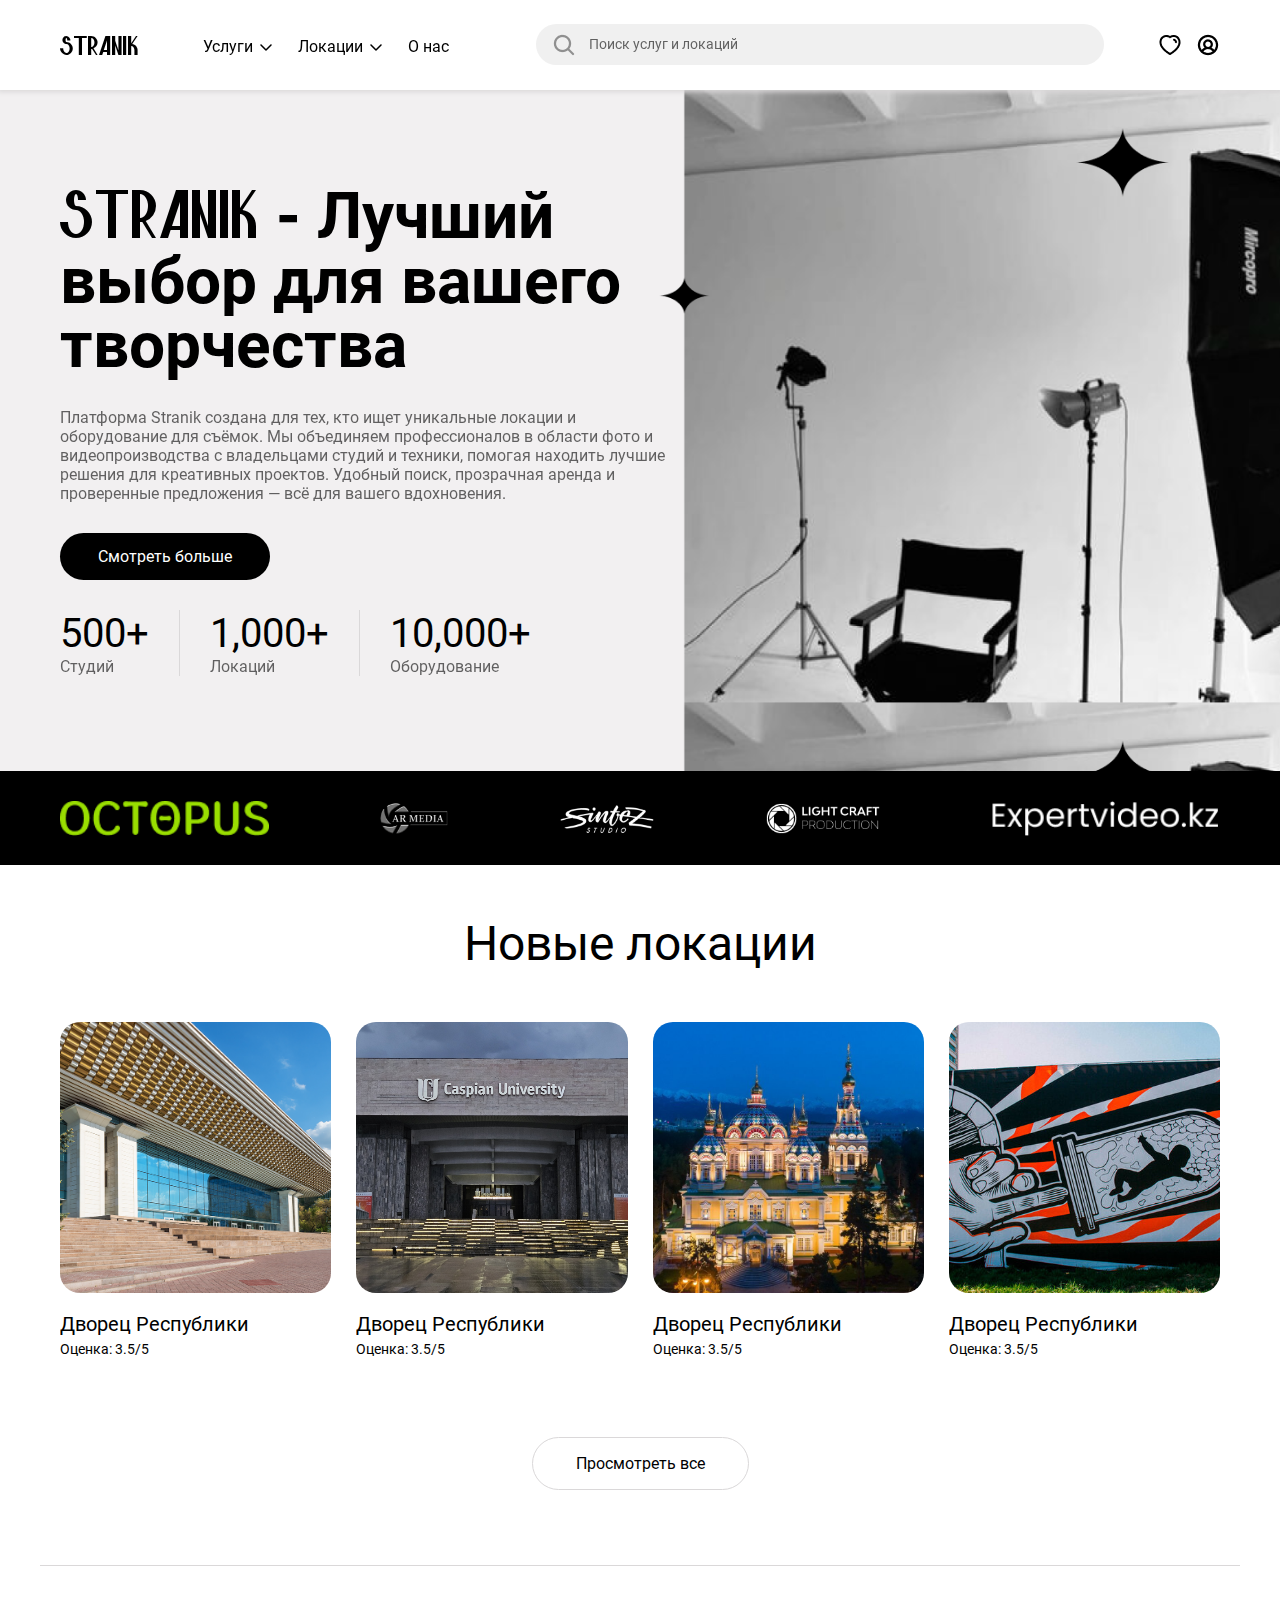
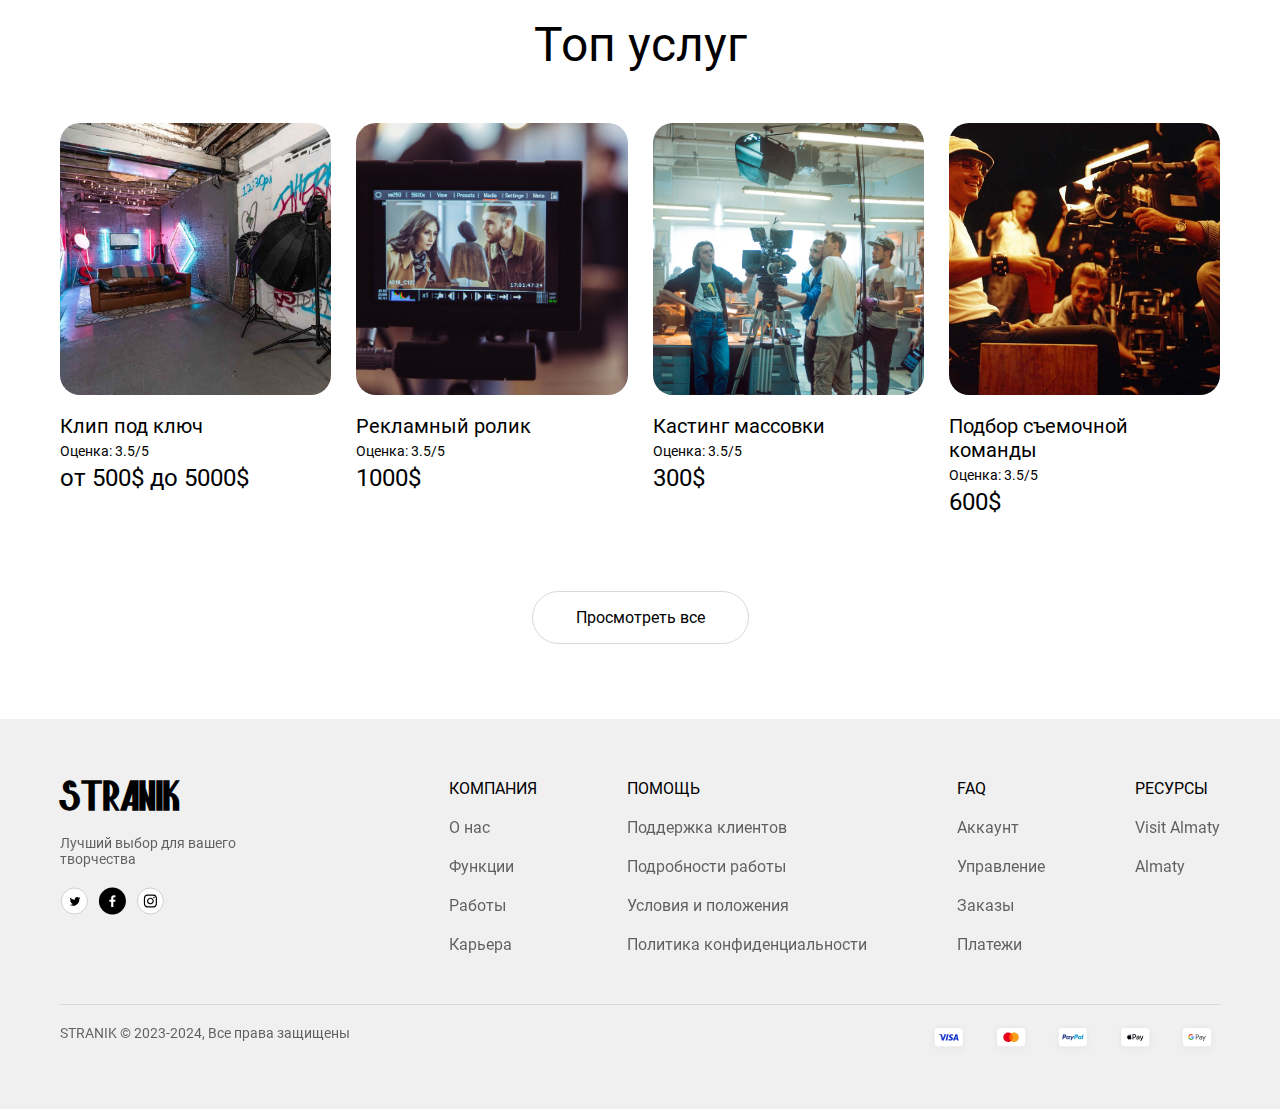
<file: index.html>
<!DOCTYPE html>
<html lang="en">
<head>
    <meta charset="UTF-8">
    <meta name="viewport" content="width=device-width, initial-scale=1.0">
    <link rel="shortcut icon" href="images/favicon.svg" type="image/x-icon">
    <link rel="stylesheet" href="styles/home.css">
    <title>STRANIK</title>
</head>
<body>
    <header class="header">
        <div class="container">
            <nav class="navbar">
                <div class="burger">
                    <span></span>
                </div>
                <div class="logo">
                    <a href="index.html" class="main__logo link">STRANIK</a>
                </div>
                <ul class="nav__menu">
                    <li class="nav__link dropdown">
                        <a class="link">Услуги 
                            <img class="dropdown-img" src="images/icon/dropdown.svg" alt="dropdown">
                        </a>
                        <ul class="dropdown__menu">
                            <li><a class="link" href="catalog/servicesPage.html">Услуги по съемке</a></li>
                            <li><a class="link" href="catalog/servicesPage.html">Услуги по аренде</a></li>
                        </ul>
                    </li>
                    <li class="nav__link dropdown">
                        <a class="link">Локации 
                            <img class="dropdown-img" src="images/icon/dropdown.svg" alt="dropdown">
                        </a>
                        <ul class="dropdown__menu">
                            <li><a class="link" href="catalog/locationsPage.html">Уличные локации</a></li>
                            <li><a class="link" href="catalog/servicesPage.html">Помещение</a></li>
                            <li><a class="link" href="catalog/servicesPage.html">Студии</a></li>
                        </ul>
                    </li>
                    <li class="nav__link"><a class="link" href="aboutUs.html">О нас</a></li>
                </ul>

                <div class="search">
                    <input type="text" class="search__input" placeholder="Поиск услуг и локаций"/>
                </div>

                <div class="nav-btns">
                    <div class="nav-btn">
                        <a class="link" href="404.html">
                            <img src="images/Heart.png" alt="heart">
                        </a>
                    </div>

                    <div class="nav-btn">
                        <a class="link" href="login.html">
                            <img src="images/user.png" alt="user-logo">
                        </a>
                    </div>
                </div>
            </nav>
        </div>
    </header>

    <section class="banner">
        <div class="container">
            <div class="banner__info">
                <h1 class="banner__title">
                    <span>STRANIK</span> - Лучший выбор для вашего творчества
                </h1>
                <p class="banner__description">Платформа Stranik создана для тех, кто ищет уникальные локации и оборудование для съёмок. Мы объединяем профессионалов в области фото и видеопроизводства с владельцами студий и техники, помогая находить лучшие решения для креативных проектов. Удобный поиск, прозрачная аренда и проверенные предложения — всё для вашего вдохновения.</p>
                
                <a class="link" href="404.html"><button class="banner-btn">Смотреть больше</button></a>
                <div class="banner__numbers">
                    <div class="banner__number">
                        <span>500+</span>
                        <p>Студий</p>
                    </div>

                    <div class="banner__number">
                        <span>1,000+</span>
                        <p>Локаций</p>
                    </div>

                    <div class="banner__number" style="border-right: none">
                        <span>10,000+</span>
                        <p>Оборудование</p>
                    </div>
                </div>
            </div>
        </div>
    </section>

    <section class="partners">
        <div class="container">
            <div class="partners__images">
                <a class="link" href="https://octopus.kz/" target="_blank">
                    <img class="partner-image" src="images/octopus-logo.png" alt="partner-image">
                </a>

                <a class="link" href="https://video-foto.kz/" target="_blank">
                    <img class="partner-image" src="images/AR-Media-logo.png" alt="partner-image">
                </a>

                <a class="link" href="https://sintezstudio.kz/" target="_blank">
                    <img class="partner-image" src="images/Sintez-studio_WHITE 1.png" alt="partner-image">
                </a>

                <a class="link" href="https://lic.kz/" target="_blank">
                    <img class="partner-image" src="images/LC-Production-logo.png" alt="partner-image">
                </a>

                <a class="link" href="https://expertvideo.kz/prodakshn" target="_blank">
                    <img class="partner-image" src="images/Expertvideo.kz-logo.png" alt="partner-image">
                </a>
            </div>
        </div>
    </section>

    <section class="catalog">
        <div class="container">
            <h1 class="main__title">Новые локации</h1>
            <div class="catalog__blocks">
                <div class="catalog__block">
                    <a href="404.html" class="link">
                    <img src="images/history.jpg" alt="T-Shirt">
                    <div class="block__info">
                        <span class="block__info-name">Дворец Республики</span>
                        <div class="block__info-grade">Оценка: 3.5/5</div>
                    </div>
                    </a>
                </div>

                <div class="catalog__block">
                    <a href="404.html" class="link">
                    <img src="images/b1560781-06ad-4081-a6b6-099a824722c7.jpg" alt="T-Shirt">
                    <div class="block__info">
                        <span class="block__info-name">Дворец Республики</span>
                        <div class="block__info-grade">Оценка: 3.5/5</div>
                    </div>
                    </a>
                </div>

                <div class="catalog__block">
                    <a href="404.html" class="link">
                    <img src="images/voznesenskij-sobor-4-1050x662-1-e1702967032288.jpg" alt="T-Shirt">
                    <div class="block__info">
                        <span class="block__info-name">Дворец Республики</span>
                        <div class="block__info-grade">Оценка: 3.5/5</div>
                    </div>
                    </a>
                </div>

                <div class="catalog__block">
                    <a href="404.html" class="link">
                    <img src="images/5-1.jpg" alt="T-Shirt">
                    <div class="block__info">
                        <span class="block__info-name">Дворец Республики</span>
                        <div class="block__info-grade">Оценка: 3.5/5</div>
                    </div>
                    </a>
                </div>
            </div>

            <a class="link viewAll-btns" href="404.html"><button class="viewAll-btn">Просмотреть все</button></a>
        </div>
    </section>

    <section class="catalog">
        <div class="container" style="border-top: 1px solid #DAD8D9;">
            <h1 class="main__title">Топ услуг</h1>
            <div class="catalog__blocks">

                <div class="catalog__block">
                    <a href="404.html" class="link">
                    <img src="images/vybor-lokacii-pered-tem-kak-snyat-klip.jpg" alt="T-Shirt">
                    <div class="block__info">
                        <span class="block__info-name">Клип под ключ</span>
                        <div class="block__info-grade">Оценка: 3.5/5</div>
                        <span class="block__info-price">от 500$ до 5000$</span>
                    </div>
                    </a>
                </div>
                <div class="catalog__block">
                    <a href="404.html" class="link">
                    <img src="images/IMG_7108.jpg" alt="T-Shirt">
                    <div class="block__info">
                        <span class="block__info-name">Рекламный ролик</span>
                        <div class="block__info-grade">Оценка: 3.5/5</div>
                        <span class="block__info-price">1000$</span>
                    </div>
                    </a>
                </div>

                <div class="catalog__block">
                    <a href="404.html" class="link">
                    <img src="images/main____shutterstock_572417980.fznctlqsy4ky.jpg" alt="T-Shirt">
                    <div class="block__info">
                        <span class="block__info-name">Кастинг массовки</span>
                        <div class="block__info-grade">Оценка: 3.5/5</div>
                        <span class="block__info-price">300$</span>
                    </div>
                    </a>
                </div>

                <div class="catalog__block">
                    <a href="404.html" class="link">
                    <img src="images/news_202107130592623320.jpg" alt="T-Shirt">
                    <div class="block__info">
                        <span class="block__info-name">Подбор съемочной команды</span>
                        <div class="block__info-grade">Оценка: 3.5/5</div>
                        <span class="block__info-price">600$</span>
                    </div>
                    </a>
                </div>
            </div>

            <a class="link viewAll-btns" href="404.html"><button class="viewAll-btn">Просмотреть все</button></a>
        </div>
    </section>

    <footer class="footer">
        <div class="container">
            <div class="footer__container">
                <div class="footer__brand">
                    <a href="index.html" class="footer__logo">STRANIK</a>
                    <p class="footer__description">Лучший выбор для вашего творчества</p>
                    <div class="footer__social">
                        <a href="404.html" class="footer__social-link"><img src="images/twitter.svg" alt="Twitter"></a>
                        <a href="404.html" class="footer__social-link"><img src="images/facebook.svg" alt="Facebook"></a>
                        <a href="404.html" class="footer__social-link"><img src="images/instagram.svg" alt="Instagram"></a>
                    </div>
                </div>

                <div class="footer__links">
                    <div class="footer__column">
                        <h3 class="footer__title">КОМПАНИЯ</h3>
                        <ul class="footer__list">
                            <li class="footer__item"><a href="aboutUs.html" class="footer__link">О нас</a></li>
                            <li class="footer__item"><a href="404.html" class="footer__link">Функции</a></li>
                            <li class="footer__item"><a href="404.html" class="footer__link">Работы</a></li>
                            <li class="footer__item"><a href="404.html" class="footer__link">Карьера</a></li>
                        </ul>
                    </div>

                    <div class="footer__column">
                        <h3 class="footer__title">ПОМОЩЬ</h3>
                        <ul class="footer__list">
                            <li class="footer__item"><a href="404.html" class="footer__link">Поддержка клиентов</a></li>
                            <li class="footer__item"><a href="404.html" class="footer__link">Подробности работы</a></li>
                            <li class="footer__item"><a href="404.html" class="footer__link">Условия и положения</a></li>
                            <li class="footer__item"><a href="404.html" class="footer__link">Политика конфиденциальности</a></li>
                        </ul>
                    </div>

                    <div class="footer__column">
                        <h3 class="footer__title">FAQ</h3>
                        <ul class="footer__list">
                            <li class="footer__item"><a href="404.html" class="footer__link">Аккаунт</a></li>
                            <li class="footer__item"><a href="404.html" class="footer__link">Управление</a></li>
                            <li class="footer__item"><a href="404.html" class="footer__link">Заказы</a></li>
                            <li class="footer__item"><a href="404.html" class="footer__link">Платежи</a></li>
                        </ul>
                    </div>

                    <div class="footer__column">
                        <h3 class="footer__title">РЕСУРСЫ</h3>
                        <ul class="footer__list">
                            <li class="footer__item"><a href="https://visitalmaty.kz/" class="footer__link" target="_blank">Visit Almaty</a></li>
                            <li class="footer__item"><a href="https://ru.wikipedia.org/wiki/%D0%90%D0%BB%D0%BC%D0%B0-%D0%90%D1%82%D0%B0" class="footer__link" target="_blank">Almaty</a></li>
                        </ul>
                    </div>
                </div>
            </div>

            <div class="footer__bottom">
                <p class="footer__copy">STRANIK © 2023-2024, Все права защищены</p>
                <div class="footer__payments">
                    <img src="images/visa.svg" alt="Visa">
                    <img src="images/mastercard.svg" alt="MasterCard">
                    <img src="images/paypal.svg" alt="PayPal">
                    <img src="images/applepay.svg" alt="Apple Pay">
                    <img src="images/googlepay.svg" alt="Google Pay">
                </div>
            </div>
        </div>
    </footer> 
<script src="scripts/script.js"></script>
</body>
</html>
</file>
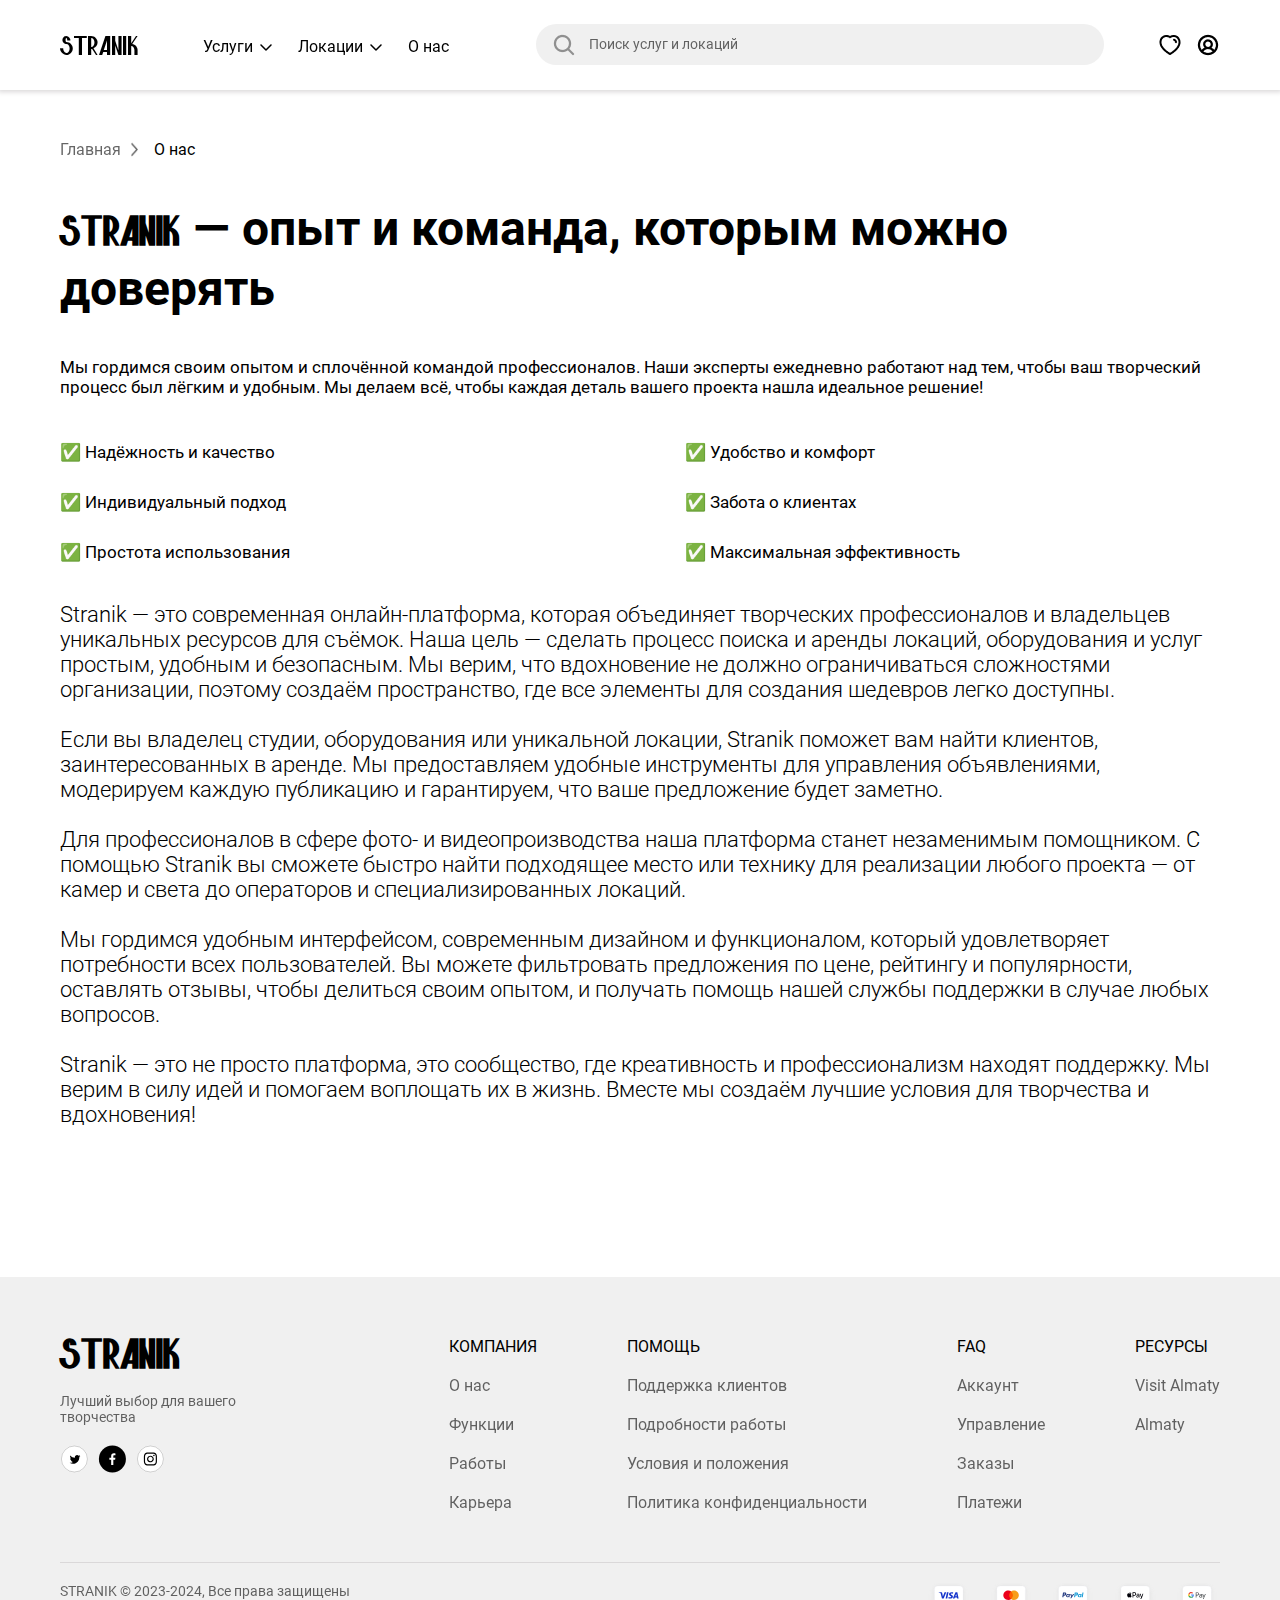
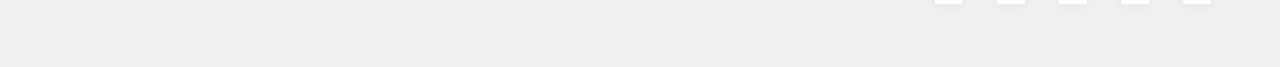
<file: aboutUs.html>
<!DOCTYPE html>
<html lang="en">
<head>
    <meta charset="UTF-8">
    <meta name="viewport" content="width=device-width, initial-scale=1.0">
    <link rel="shortcut icon" href="images/favicon.svg" type="image/x-icon">
    <link rel="stylesheet" href="styles/aboutUs.css">
    <title>STRANIK - О нас</title>
</head>
<body>
    <header class="header">
        <div class="container">
            <nav class="navbar">
                <div class="burger">
                    <span></span>
                </div>
                <div class="logo">
                    <a href="index.html" class="main__logo link">STRANIK</a>
                </div>
                <ul class="nav__menu">
                    <li class="nav__link dropdown">
                        <a class="link">Услуги 
                            <img class="dropdown-img" src="images/icon/dropdown.svg" alt="dropdown">
                        </a>
                        <ul class="dropdown__menu">
                            <li><a class="link" href="catalog/servicesPage.html">Услуги по съемке</a></li>
                            <li><a class="link" href="catalog/servicesPage.html">Услуги по аренде</a></li>
                        </ul>
                    </li>
                    <li class="nav__link dropdown">
                        <a class="link">Локации 
                            <img class="dropdown-img" src="images/icon/dropdown.svg" alt="dropdown">
                        </a>
                        <ul class="dropdown__menu">
                            <li><a class="link" href="catalog/locationsPage.html">Уличные локации</a></li>
                            <li><a class="link" href="catalog/servicesPage.html">Помещение</a></li>
                            <li><a class="link" href="catalog/servicesPage.html">Студии</a></li>
                        </ul>
                    </li>
                    <li class="nav__link"><a class="link" href="aboutUs.html">О нас</a></li>
                </ul>

                <div class="search">
                    <input type="text" class="search__input" placeholder="Поиск услуг и локаций"/>
                </div>

                <div class="nav-btns">
                    <div class="nav-btn">
                        <a class="link" href="404.html">
                            <img src="images/Heart.png" alt="heart">
                        </a>
                    </div>

                    <div class="nav-btn">
                        <a class="link" href="login.html">
                            <img src="images/user.png" alt="user-logo">
                        </a>
                    </div>
                </div>
            </nav>
        </div>
    </header>

    <section class="historylinks">
        <div class="container">
            <div class="historylinks__container">
                <div class="historylink">
                    <a class="link" href="index.html">Главная</a>
                    <img src="images/icon/arrowLink.png" alt="arrowLink">
                </div>

                <div class="historylink">
                    <a class="link active" href="aboutUs.html">О нас</a>
                </div>
            </div>
        </div>
    </section>

    <section class="aboutUs">
        <div class="container">
            <div class="aboutUs__container">
                <h1 class="aboutUs__title"><span>Stranik</span> — опыт и команда, которым можно доверять</h1>
                <p class="aboutUs__subtitle">Мы гордимся своим опытом и сплочённой командой профессионалов. Наши эксперты ежедневно работают над тем, чтобы ваш творческий процесс был лёгким и удобным. Мы делаем всё, чтобы каждая деталь вашего проекта нашла идеальное решение!</p>
                <div class="aboutUs__characteristics">
                    <ul class="aboutUs__characteristic">
                        <li> Надёжность и качество</li>
                        <li> Индивидуальный подход</li>
                        <li> Простота использования</li>
                    </ul>

                    <ul class="aboutUs__characteristic">
                        <li> Удобство и комфорт</li>
                        <li> Забота о клиентах</li>
                        <li> Максимальная эффективность</li>
                    </ul>
                </div>

                <p class="aboutUs__description">Stranik — это современная онлайн-платформа, которая объединяет творческих профессионалов и владельцев уникальных ресурсов для съёмок. Наша цель — сделать процесс поиска и аренды локаций, оборудования и услуг простым, удобным и безопасным. Мы верим, что вдохновение не должно ограничиваться сложностями организации, поэтому создаём пространство, где все элементы для создания шедевров легко доступны.</p>
                <p class="aboutUs__description">Если вы владелец студии, оборудования или уникальной локации, Stranik поможет вам найти клиентов, заинтересованных в аренде. Мы предоставляем удобные инструменты для управления объявлениями, модерируем каждую публикацию и гарантируем, что ваше предложение будет заметно.</p>
                <p class="aboutUs__description">Для профессионалов в сфере фото- и видеопроизводства наша платформа станет незаменимым помощником. С помощью Stranik вы сможете быстро найти подходящее место или технику для реализации любого проекта — от камер и света до операторов и специализированных локаций.</p>
                <p class="aboutUs__description">Мы гордимся удобным интерфейсом, современным дизайном и функционалом, который удовлетворяет потребности всех пользователей. Вы можете фильтровать предложения по цене, рейтингу и популярности, оставлять отзывы, чтобы делиться своим опытом, и получать помощь нашей службы поддержки в случае любых вопросов.</p>
                <p class="aboutUs__description">Stranik — это не просто платформа, это сообщество, где креативность и профессионализм находят поддержку. Мы верим в силу идей и помогаем воплощать их в жизнь. Вместе мы создаём лучшие условия для творчества и вдохновения!</p>
            </div>
        </div>
    </section>
    

    <footer class="footer">
        <div class="container">
            <div class="footer__container">
                <div class="footer__brand">
                    <a href="index.html" class="footer__logo">STRANIK</a>
                    <p class="footer__description">Лучший выбор для вашего творчества</p>
                    <div class="footer__social">
                        <a href="404.html" class="footer__social-link"><img src="images/twitter.svg" alt="Twitter"></a>
                        <a href="404.html" class="footer__social-link"><img src="images/facebook.svg" alt="Facebook"></a>
                        <a href="404.html" class="footer__social-link"><img src="images/instagram.svg" alt="Instagram"></a>
                    </div>
                </div>

                <div class="footer__links">
                    <div class="footer__column">
                        <h3 class="footer__title">КОМПАНИЯ</h3>
                        <ul class="footer__list">
                            <li class="footer__item"><a href="aboutUs.html" class="footer__link">О нас</a></li>
                            <li class="footer__item"><a href="404.html" class="footer__link">Функции</a></li>
                            <li class="footer__item"><a href="404.html" class="footer__link">Работы</a></li>
                            <li class="footer__item"><a href="404.html" class="footer__link">Карьера</a></li>
                        </ul>
                    </div>

                    <div class="footer__column">
                        <h3 class="footer__title">ПОМОЩЬ</h3>
                        <ul class="footer__list">
                            <li class="footer__item"><a href="404.html" class="footer__link">Поддержка клиентов</a></li>
                            <li class="footer__item"><a href="404.html" class="footer__link">Подробности работы</a></li>
                            <li class="footer__item"><a href="404.html" class="footer__link">Условия и положения</a></li>
                            <li class="footer__item"><a href="404.html" class="footer__link">Политика конфиденциальности</a></li>
                        </ul>
                    </div>

                    <div class="footer__column">
                        <h3 class="footer__title">FAQ</h3>
                        <ul class="footer__list">
                            <li class="footer__item"><a href="404.html" class="footer__link">Аккаунт</a></li>
                            <li class="footer__item"><a href="404.html" class="footer__link">Управление</a></li>
                            <li class="footer__item"><a href="404.html" class="footer__link">Заказы</a></li>
                            <li class="footer__item"><a href="404.html" class="footer__link">Платежи</a></li>
                        </ul>
                    </div>

                    <div class="footer__column">
                        <h3 class="footer__title">РЕСУРСЫ</h3>
                        <ul class="footer__list">
                            <li class="footer__item"><a href="https://visitalmaty.kz/" class="footer__link" target="_blank">Visit Almaty</a></li>
                            <li class="footer__item"><a href="https://ru.wikipedia.org/wiki/%D0%90%D0%BB%D0%BC%D0%B0-%D0%90%D1%82%D0%B0" class="footer__link" target="_blank">Almaty</a></li>
                        </ul>
                    </div>
                </div>
            </div>

            <div class="footer__bottom">
                <p class="footer__copy">STRANIK © 2023-2024, Все права защищены</p>
                <div class="footer__payments">
                    <img src="images/visa.svg" alt="Visa">
                    <img src="images/mastercard.svg" alt="MasterCard">
                    <img src="images/paypal.svg" alt="PayPal">
                    <img src="images/applepay.svg" alt="Apple Pay">
                    <img src="images/googlepay.svg" alt="Google Pay">
                </div>
            </div>
        </div>
    </footer>
<script src="scripts/script.js"></script>
</body>
</html>
</file>
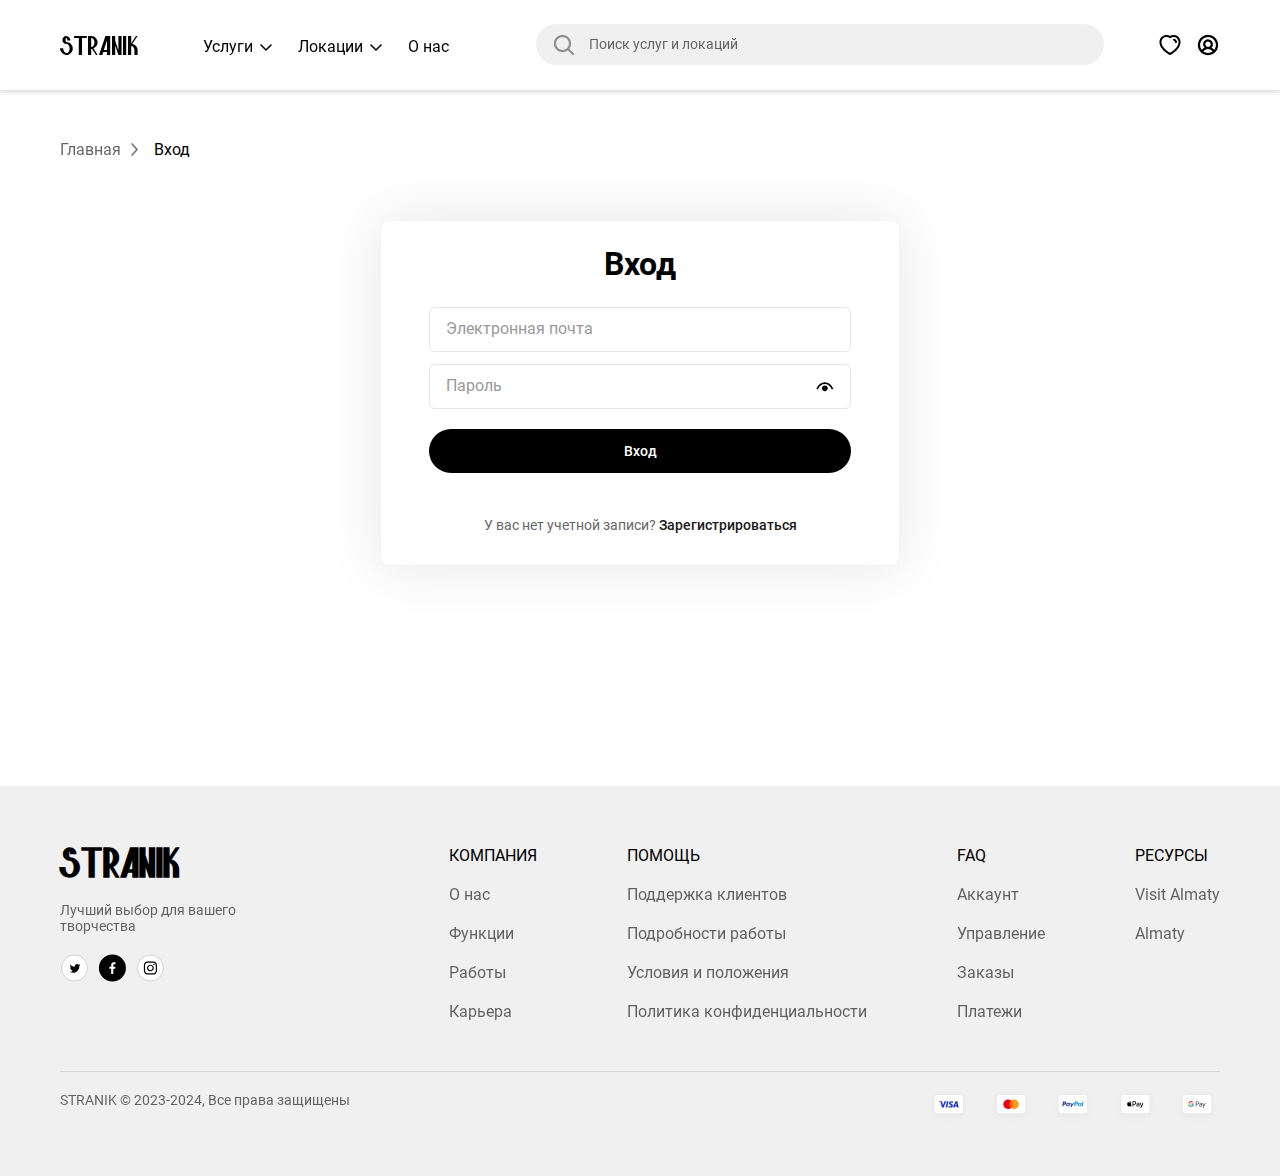
<file: login.html>
<!DOCTYPE html>
<html lang="en">
<head>
    <meta charset="UTF-8">
    <meta name="viewport" content="width=device-width, initial-scale=1.0">
    <link rel="shortcut icon" href="images/favicon.svg" type="image/x-icon">
    <link rel="stylesheet" href="styles/form.css">
    <title>STRANIK - Вход</title>
</head>
<body>
    <header class="header">
        <div class="container">
            <nav class="navbar">
                <div class="burger">
                    <span></span>
                </div>
                <div class="logo">
                    <a href="index.html" class="main__logo link">STRANIK</a>
                </div>
                <ul class="nav__menu">
                    <li class="nav__link dropdown">
                        <a class="link">Услуги 
                            <img class="dropdown-img" src="images/icon/dropdown.svg" alt="dropdown">
                        </a>
                        <ul class="dropdown__menu">
                            <li><a class="link" href="catalog/servicesPage.html">Услуги по съемке</a></li>
                            <li><a class="link" href="catalog/servicesPage.html">Услуги по аренде</a></li>
                        </ul>
                    </li>
                    <li class="nav__link dropdown">
                        <a class="link">Локации 
                            <img class="dropdown-img" src="images/icon/dropdown.svg" alt="dropdown">
                        </a>
                        <ul class="dropdown__menu">
                            <li><a class="link" href="catalog/locationsPage.html">Уличные локации</a></li>
                            <li><a class="link" href="catalog/servicesPage.html">Помещение</a></li>
                            <li><a class="link" href="catalog/servicesPage.html">Студии</a></li>
                        </ul>
                    </li>
                    <li class="nav__link"><a class="link" href="aboutUs.html">О нас</a></li>
                </ul>

                <div class="search">
                    <input type="text" class="search__input" placeholder="Поиск услуг и локаций"/>
                </div>

                <div class="nav-btns">
                    <div class="nav-btn">
                        <a class="link" href="404.html">
                            <img src="images/Heart.png" alt="heart">
                        </a>
                    </div>

                    <div class="nav-btn">
                        <a class="link" href="login.html">
                            <img src="images/user.png" alt="user-logo">
                        </a>
                    </div>
                </div>
            </nav>
        </div>
    </header>

    <section class="historylinks">
        <div class="container">
            <div class="historylinks__container">
                <div class="historylink">
                    <a class="link" href="index.html">Главная</a>
                    <img src="images/icon/arrowLink.png" alt="arrowLink">
                </div>

                <div class="historylink">
                    <a class="link active" href="login.html">Вход</a>
                </div>
            </div>
        </div>
    </section>

    <section class="forms">
        <div class="container">
            <div class="form__container">
                <div class="form__headlines">
                    <p class="headlines__name">Вход</p>
                </div>

                <form class="form" action="/login" method="POST">
                    <div class="form__input">
                        <input type="text" id="gmail" name="gmail" placeholder="Электронная почта" required>
                    </div>

                    <div class="form__input">
                        <input type="password" id="password" name="password" placeholder="Пароль" required>
                        <button type="button" class="password-toggle" onclick="toggleBothPasswords(this)">
                            <img src="images/icon/eye-icon.svg" alt="Показать пароль">
                        </button>
                    </div>

                    <div class="form__button">
                        <button class="form-btn" type="submit">Вход</button>
                    </div>
                </form>

                <div class="form__description">
                    <p>У вас нет учетной записи?<a class="link" href="signUp.html"> Зарегистрироваться</a></p>
                </div>
            </div>
        </div>
    </section>

    <footer class="footer">
        <div class="container">
            <div class="footer__container">
                <div class="footer__brand">
                    <a href="index.html" class="footer__logo">STRANIK</a>
                    <p class="footer__description">Лучший выбор для вашего творчества</p>
                    <div class="footer__social">
                        <a href="404.html" class="footer__social-link"><img src="images/twitter.svg" alt="Twitter"></a>
                        <a href="404.html" class="footer__social-link"><img src="images/facebook.svg" alt="Facebook"></a>
                        <a href="404.html" class="footer__social-link"><img src="images/instagram.svg" alt="Instagram"></a>
                    </div>
                </div>

                <div class="footer__links">
                    <div class="footer__column">
                        <h3 class="footer__title">КОМПАНИЯ</h3>
                        <ul class="footer__list">
                            <li class="footer__item"><a href="aboutUs.html" class="footer__link">О нас</a></li>
                            <li class="footer__item"><a href="404.html" class="footer__link">Функции</a></li>
                            <li class="footer__item"><a href="404.html" class="footer__link">Работы</a></li>
                            <li class="footer__item"><a href="404.html" class="footer__link">Карьера</a></li>
                        </ul>
                    </div>

                    <div class="footer__column">
                        <h3 class="footer__title">ПОМОЩЬ</h3>
                        <ul class="footer__list">
                            <li class="footer__item"><a href="404.html" class="footer__link">Поддержка клиентов</a></li>
                            <li class="footer__item"><a href="404.html" class="footer__link">Подробности работы</a></li>
                            <li class="footer__item"><a href="404.html" class="footer__link">Условия и положения</a></li>
                            <li class="footer__item"><a href="404.html" class="footer__link">Политика конфиденциальности</a></li>
                        </ul>
                    </div>

                    <div class="footer__column">
                        <h3 class="footer__title">FAQ</h3>
                        <ul class="footer__list">
                            <li class="footer__item"><a href="404.html" class="footer__link">Аккаунт</a></li>
                            <li class="footer__item"><a href="404.html" class="footer__link">Управление</a></li>
                            <li class="footer__item"><a href="404.html" class="footer__link">Заказы</a></li>
                            <li class="footer__item"><a href="404.html" class="footer__link">Платежи</a></li>
                        </ul>
                    </div>

                    <div class="footer__column">
                        <h3 class="footer__title">РЕСУРСЫ</h3>
                        <ul class="footer__list">
                            <li class="footer__item"><a href="https://visitalmaty.kz/" class="footer__link" target="_blank">Visit Almaty</a></li>
                            <li class="footer__item"><a href="https://ru.wikipedia.org/wiki/%D0%90%D0%BB%D0%BC%D0%B0-%D0%90%D1%82%D0%B0" class="footer__link" target="_blank">Almaty</a></li>
                        </ul>
                    </div>
                </div>
            </div>

            <div class="footer__bottom">
                <p class="footer__copy">STRANIK © 2023-2024, Все права защищены</p>
                <div class="footer__payments">
                    <img src="images/visa.svg" alt="Visa">
                    <img src="images/mastercard.svg" alt="MasterCard">
                    <img src="images/paypal.svg" alt="PayPal">
                    <img src="images/applepay.svg" alt="Apple Pay">
                    <img src="images/googlepay.svg" alt="Google Pay">
                </div>
            </div>
        </div>
    </footer>
<script src="scripts/script.js"></script>
</body>
</html>
</file>
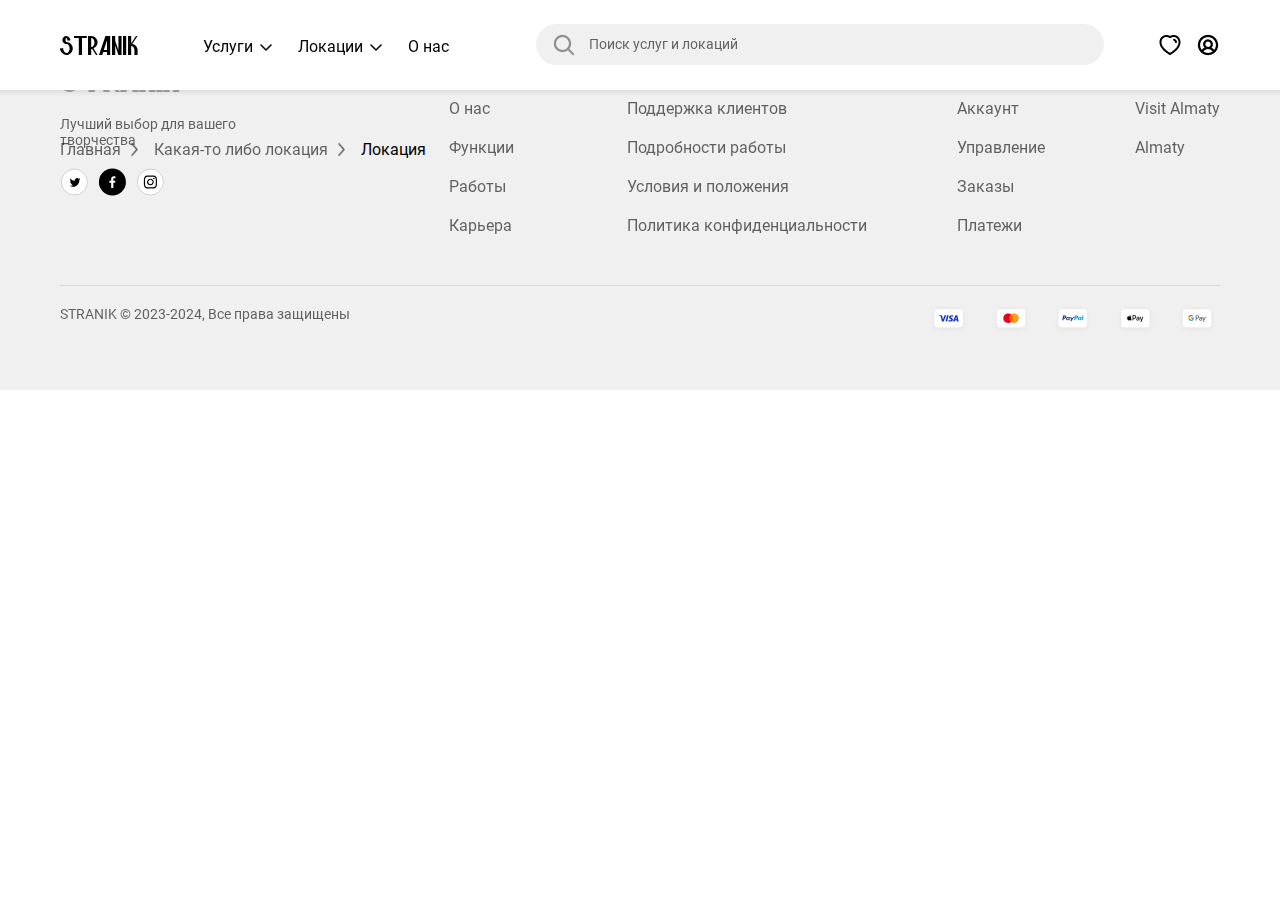
<file: catalog/locationsDetailPage.html>
<!DOCTYPE html>
<html lang="en">
<head>
    <meta charset="UTF-8">
    <meta name="viewport" content="width=device-width, initial-scale=1.0">
    <link rel="shortcut icon" href="images/favicon.svg" type="image/x-icon">
    <link rel="stylesheet" href="../styles/products.css">
    <title>STRANIK - Какая-то либо локация</title>
</head>
<body>
    <header class="header">
        <div class="container">
            <nav class="navbar">
                <div class="burger">
                    <span></span>
                </div>
                <div class="logo">
                    <a href="../index.html" class="main__logo link">STRANIK</a>
                </div>
                <ul class="nav__menu">
                    <li class="nav__link dropdown">
                        <a class="link">Услуги 
                            <img class="dropdown-img" src="../images/icon/dropdown.svg" alt="dropdown">
                        </a>
                        <ul class="dropdown__menu">
                            <li><a class="link" href="servicesPage.html">Услуги по съемке</a></li>
                            <li><a class="link" href="servicesPage.html">Услуги по аренде</a></li>
                        </ul>
                    </li>
                    <li class="nav__link dropdown">
                        <a class="link">Локации 
                            <img class="dropdown-img" src="../images/icon/dropdown.svg" alt="dropdown">
                        </a>
                        <ul class="dropdown__menu">
                            <li><a class="link" href="locationsPage.html">Уличные локации</a></li>
                            <li><a class="link" href="servicesPage.html">Помещение</a></li>
                            <li><a class="link" href="servicesPage.html">Студии</a></li>
                        </ul>
                    </li>
                    <li class="nav__link"><a class="link" href="../aboutUs.html">О нас</a></li>
                </ul>

                <div class="search">
                    <input type="text" class="search__input" placeholder="Поиск услуг и локаций"/>
                </div>

                <div class="nav-btns">
                    <div class="nav-btn">
                        <a class="link" href="../404.html">
                            <img src="../images/Heart.png" alt="heart">
                        </a>
                    </div>

                    <div class="nav-btn">
                        <a class="link" href="../login.html">
                            <img src="../images/user.png" alt="user-logo">
                        </a>
                    </div>
                </div>
            </nav>
        </div>
    </header>

    <section class="historylinks">
        <div class="container">
            <div class="historylinks__container">
                <div class="historylink">
                    <a class="link" href="../index.html">Главная</a>
                    <img src="../images/icon/arrowLink.png" alt="arrowLink">
                </div>

                <div class="historylink">
                    <a class="link" href="locationsPage.html">Какая-то либо локация</a>
                    <img src="../images/icon/arrowLink.png" alt="arrowLink">
                </div>

                <div class="historylink">
                    <a class="link active" href="locationsDetailPage.html">Локация</a>
                </div>
            </div>
        </div>
    </section>

    <footer class="footer">
        <div class="container">
            <div class="footer__container">
                <div class="footer__brand">
                    <a href="../index.html" class="footer__logo">STRANIK</a>
                    <p class="footer__description">Лучший выбор для вашего творчества</p>
                    <div class="footer__social">
                        <a href="../404.html" class="footer__social-link"><img src="../images/twitter.svg" alt="Twitter"></a>
                        <a href="../404.html" class="footer__social-link"><img src="../images/facebook.svg" alt="Facebook"></a>
                        <a href="../404.html" class="footer__social-link"><img src="../images/instagram.svg" alt="Instagram"></a>
                    </div>
                </div>

                <div class="footer__links">
                    <div class="footer__column">
                        <h3 class="footer__title">КОМПАНИЯ</h3>
                        <ul class="footer__list">
                            <li class="footer__item"><a href="../aboutUs.html" class="footer__link">О нас</a></li>
                            <li class="footer__item"><a href="../404.html" class="footer__link">Функции</a></li>
                            <li class="footer__item"><a href="../404.html" class="footer__link">Работы</a></li>
                            <li class="footer__item"><a href="../404.html" class="footer__link">Карьера</a></li>
                        </ul>
                    </div>

                    <div class="footer__column">
                        <h3 class="footer__title">ПОМОЩЬ</h3>
                        <ul class="footer__list">
                            <li class="footer__item"><a href="../404.html" class="footer__link">Поддержка клиентов</a></li>
                            <li class="footer__item"><a href="../404.html" class="footer__link">Подробности работы</a></li>
                            <li class="footer__item"><a href="../404.html" class="footer__link">Условия и положения</a></li>
                            <li class="footer__item"><a href="../404.html" class="footer__link">Политика конфиденциальности</a></li>
                        </ul>
                    </div>

                    <div class="footer__column">
                        <h3 class="footer__title">FAQ</h3>
                        <ul class="footer__list">
                            <li class="footer__item"><a href="../404.html" class="footer__link">Аккаунт</a></li>
                            <li class="footer__item"><a href="../404.html" class="footer__link">Управление</a></li>
                            <li class="footer__item"><a href="../404.html" class="footer__link">Заказы</a></li>
                            <li class="footer__item"><a href="../404.html" class="footer__link">Платежи</a></li>
                        </ul>
                    </div>

                    <div class="footer__column">
                        <h3 class="footer__title">РЕСУРСЫ</h3>
                        <ul class="footer__list">
                            <li class="footer__item"><a href="https://visitalmaty.kz/" class="footer__link" target="_blank">Visit Almaty</a></li>
                            <li class="footer__item"><a href="https://ru.wikipedia.org/wiki/%D0%90%D0%BB%D0%BC%D0%B0-%D0%90%D1%82%D0%B0" class="footer__link" target="_blank">Almaty</a></li>
                        </ul>
                    </div>
                </div>
            </div>

            <div class="footer__bottom">
                <p class="footer__copy">STRANIK © 2023-2024, Все права защищены</p>
                <div class="footer__payments">
                    <img src="../images/visa.svg" alt="Visa">
                    <img src="../images/mastercard.svg" alt="MasterCard">
                    <img src="../images/paypal.svg" alt="PayPal">
                    <img src="../images/applepay.svg" alt="Apple Pay">
                    <img src="../images/googlepay.svg" alt="Google Pay">
                </div>
            </div>
        </div>
    </footer> 
<script src="../scripts/script.js"></script>
</body>
</html>
</file>
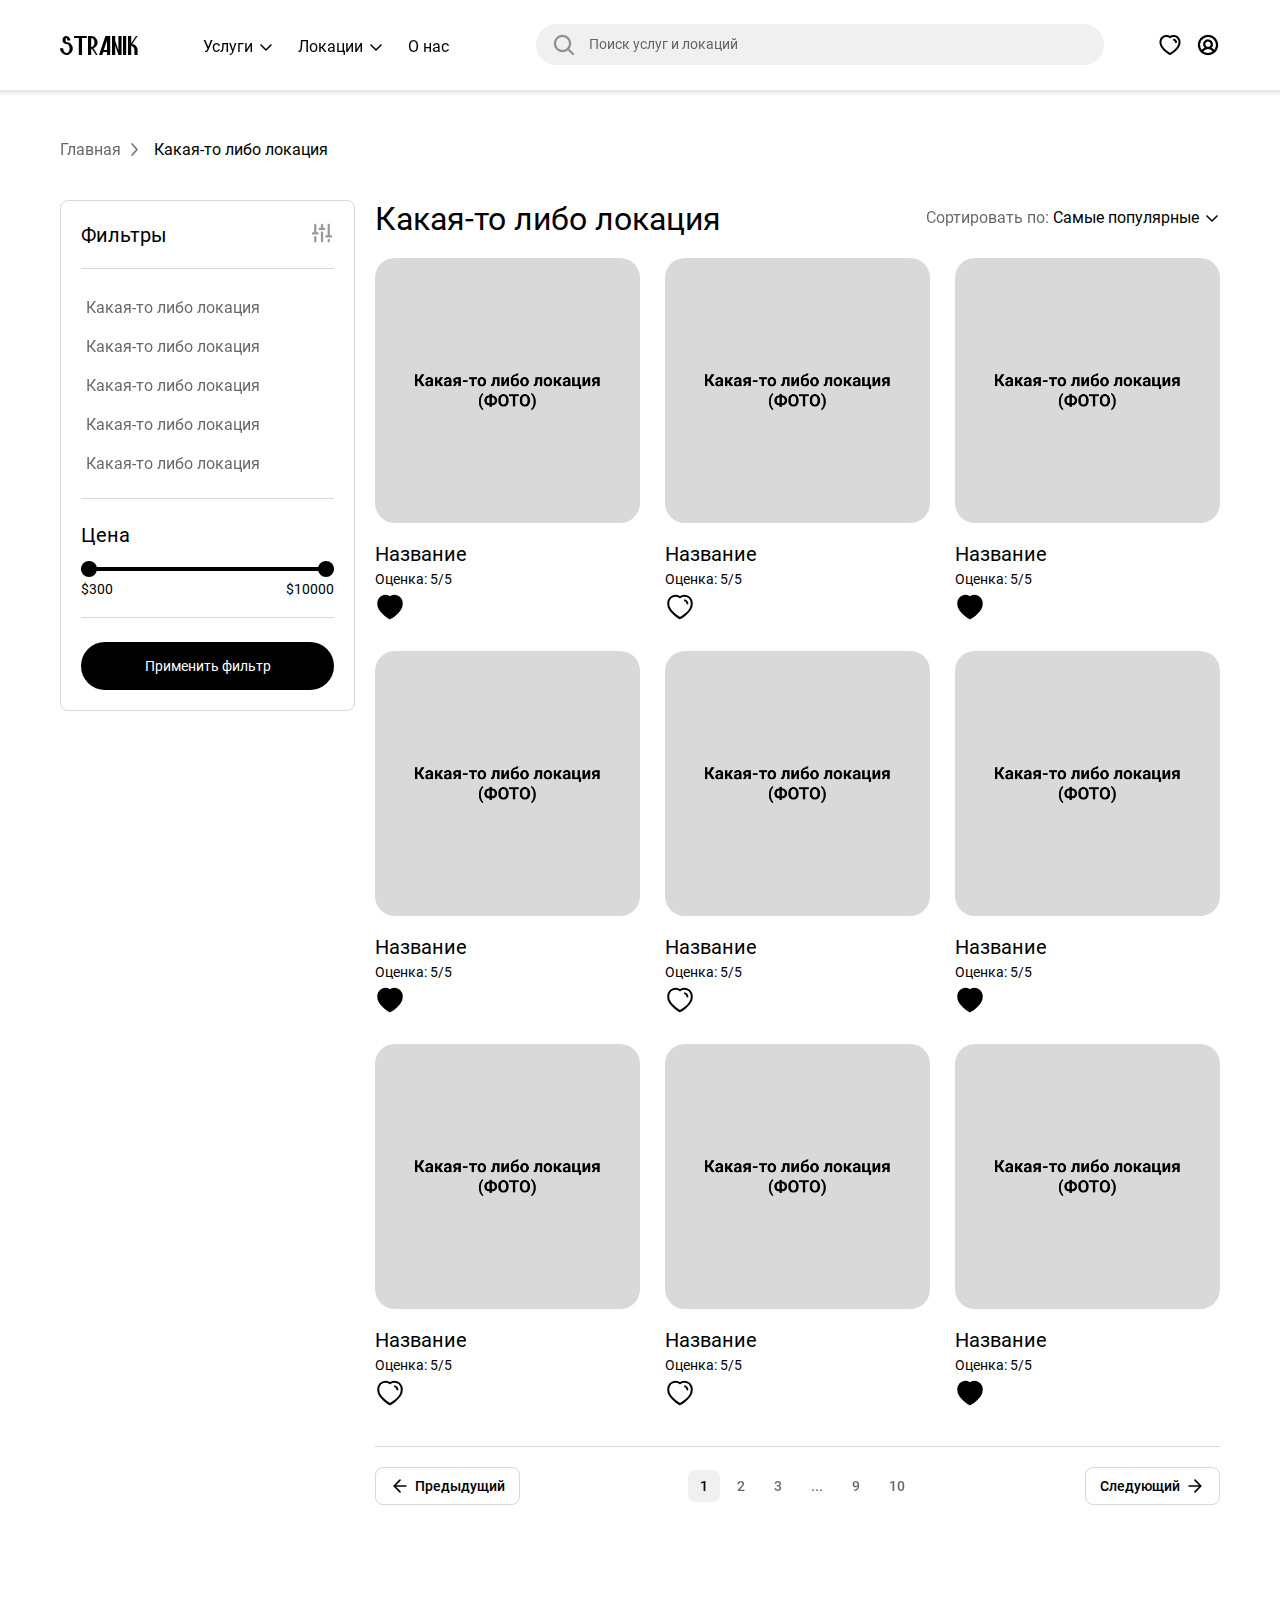
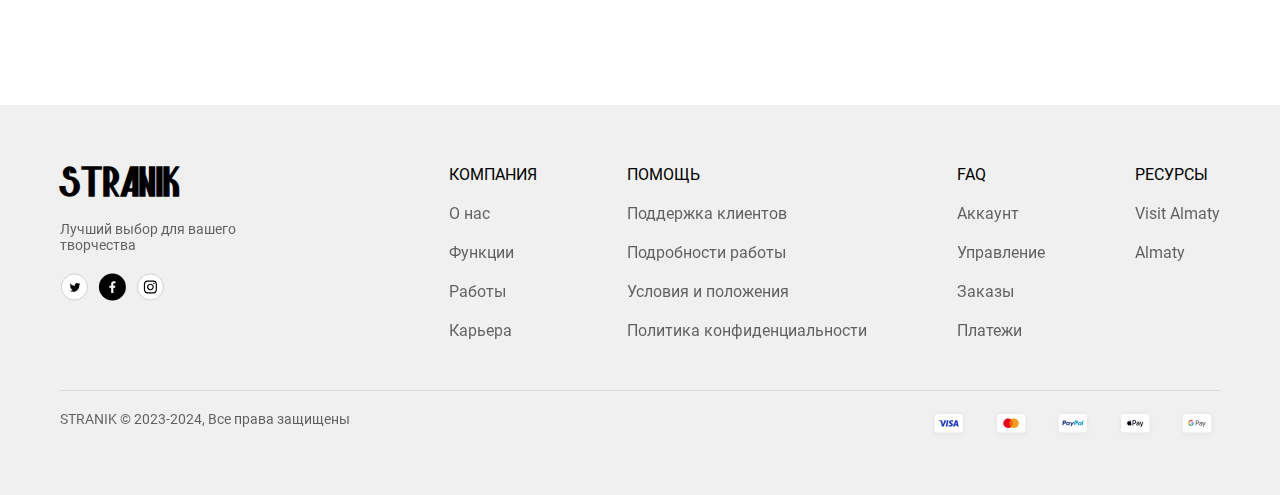
<file: catalog/locationsPage.html>
<!DOCTYPE html>
<html lang="en">
<head>
    <meta charset="UTF-8">
    <meta name="viewport" content="width=device-width, initial-scale=1.0">
    <link rel="shortcut icon" href="images/favicon.svg" type="image/x-icon">
    <link rel="stylesheet" href="../styles/products.css">
    <title>STRANIK - Какая-то либо локация</title>
</head>
<body>
    <header class="header">
        <div class="container">
            <nav class="navbar">
                <div class="burger">
                    <span></span>
                </div>
                <div class="logo">
                    <a href="../index.html" class="main__logo link">STRANIK</a>
                </div>
                <ul class="nav__menu">
                    <li class="nav__link dropdown">
                        <a class="link">Услуги 
                            <img class="dropdown-img" src="../images/icon/dropdown.svg" alt="dropdown">
                        </a>
                        <ul class="dropdown__menu">
                            <li><a class="link" href="servicesPage.html">Услуги по съемке</a></li>
                            <li><a class="link" href="servicesPage.html">Услуги по аренде</a></li>
                        </ul>
                    </li>
                    <li class="nav__link dropdown">
                        <a class="link">Локации 
                            <img class="dropdown-img" src="../images/icon/dropdown.svg" alt="dropdown">
                        </a>
                        <ul class="dropdown__menu">
                            <li><a class="link" href="locationsPage.html">Уличные локации</a></li>
                            <li><a class="link" href="servicesPage.html">Помещение</a></li>
                            <li><a class="link" href="servicesPage.html">Студии</a></li>
                        </ul>
                    </li>
                    <li class="nav__link"><a class="link" href="../aboutUs.html">О нас</a></li>
                </ul>

                <div class="search">
                    <input type="text" class="search__input" placeholder="Поиск услуг и локаций"/>
                </div>

                <div class="nav-btns">
                    <div class="nav-btn">
                        <a class="link" href="../404.html">
                            <img src="../images/Heart.png" alt="heart">
                        </a>
                    </div>

                    <div class="nav-btn">
                        <a class="link" href="../login.html">
                            <img src="../images/user.png" alt="user-logo">
                        </a>
                    </div>
                </div>
            </nav>
        </div>
    </header>

    <section class="historylinks">
        <div class="container">
            <div class="historylinks__container">
                <div class="historylink">
                    <a class="link" href="../index.html">Главная</a>
                    <img src="../images/icon/arrowLink.png" alt="arrowLink">
                </div>

                <div class="historylink">
                    <a class="link active" href="locationsPage.html">Какая-то либо локация</a>
                </div>
            </div>
        </div>
    </section>

    <section class="products">
        <div class="container">
            <div class="products__container">
                <div class="products__aside">
                    <div class="filters">
                        <div class="filters__header">
                          <span class="filters__title">Фильтры</span>
                          <button class="filters__icon-button">
                            <img class="filters__icon" src="../images/icon/icon-path.svg" alt="Иконка фильтра">
                          </button>
                        </div>
                        <div class="filters__categories">
                          <button class="filters__category-button">Какая-то либо локация</button>
                          <button class="filters__category-button">Какая-то либо локация</button>
                          <button class="filters__category-button">Какая-то либо локация</button>
                          <button class="filters__category-button">Какая-то либо локация</button>
                          <button class="filters__category-button">Какая-то либо локация</button>
                        </div>
                        <div class="filters__price">
                            <span class="filters__price-label">Цена</span>
                            <div class="filters__price-range">
                              <input
                                class="filters__price-slider"
                                type="range"
                                id="min-price"
                                min="300"
                                max="10000"
                                value="300"
                              />
                              <input
                                class="filters__price-slider"
                                type="range"
                                id="max-price"
                                min="50"
                                max="10000"
                                value="10000"
                              />
                              <div class="filters__price-highlight"></div>
                            </div>
                            <div class="filters__price-values">
                              <span class="filters__price-value" id="price-min">$50</span>
                              <span class="filters__price-value" id="price-max">$200</span>
                            </div>
                          </div>
                        <div class="filters__apply-button">
                            <button class="filters__apply-btn">Применить фильтр</button>
                        </div>
                      </div>
                </div>

                <div class="products__main">
                    <div class="products-top">
                        <span class="products__title">Какая-то либо локация</span>
                        <div class="products-sorting">
                          <span class="products-sorting-text">Сортировать по:</span>
                          <div class="products-sorting-btn">Самые популярные <img class="products-sorting-img" src="../images/icon/dropdown.svg" alt="Dropdown">
                          </div>
                          <ul class="products-sorting-menu">
                            <li class="products-sorting-item">Самые популярные</li>
                            <li class="products-sorting-item">По рейтингу</li>
                            <li class="products-sorting-item">По цене (возрастание)</li>
                            <li class="products-sorting-item">По цене (убывание)</li>
                          </ul>
                        </div>
                      </div>

                    <div class="catalog__blocks">

                        <div class="catalog__block">
                            <a href="locationsDetailPage.html" class="link">
                            <img src="../images/skeleton2.png" alt="T-Shirt">
                            <div class="block__info">
                                <span class="block__info-name">Название</span>
                                <div class="block__info-grade">Оценка: 5/5</div>
                                <div class="block__info-bottom">
                                    <div class="favorites-btn">
                                        <svg width="30" height="30" viewBox="0 0 30 30" fill="black" xmlns="http://www.w3.org/2000/svg">
                                            <path fill-rule="evenodd" clip-rule="evenodd" d="M3.58983 14.4979C2.24858 10.3104 3.81608 5.52415 8.21233 4.1079C10.5248 3.36165 13.0773 3.80165 14.9998 5.2479C16.8186 3.84165 19.4648 3.36665 21.7748 4.1079C26.1711 5.52415 27.7486 10.3104 26.4086 14.4979C24.3211 21.1354 14.9998 26.2479 14.9998 26.2479C14.9998 26.2479 5.74733 21.2129 3.58983 14.4979Z" stroke="black" stroke-width="2" stroke-linecap="round" stroke-linejoin="round"/>
                                            <path d="M20 8.375C21.3375 8.8075 22.2825 10.0013 22.3962 11.4025" stroke="black" stroke-width="2" stroke-linecap="round" stroke-linejoin="round"/>
                                        </svg>   
                                    </div>
                                </div>
                            </div>
                            </a>
                        </div>

                        <div class="catalog__block">
                            <a href="locationsDetailPage.html" class="link">
                            <img src="../images/skeleton2.png" alt="T-Shirt">
                            <div class="block__info">
                                <span class="block__info-name">Название</span>
                                <div class="block__info-grade">Оценка: 5/5</div>
                                <div class="block__info-bottom">
                                    <div class="favorites-btn">
                                        <svg width="30" height="30" viewBox="0 0 30 30" fill="none" xmlns="http://www.w3.org/2000/svg">
                                            <path fill-rule="evenodd" clip-rule="evenodd" d="M3.58983 14.4979C2.24858 10.3104 3.81608 5.52415 8.21233 4.1079C10.5248 3.36165 13.0773 3.80165 14.9998 5.2479C16.8186 3.84165 19.4648 3.36665 21.7748 4.1079C26.1711 5.52415 27.7486 10.3104 26.4086 14.4979C24.3211 21.1354 14.9998 26.2479 14.9998 26.2479C14.9998 26.2479 5.74733 21.2129 3.58983 14.4979Z" stroke="black" stroke-width="2" stroke-linecap="round" stroke-linejoin="round"/>
                                            <path d="M20 8.375C21.3375 8.8075 22.2825 10.0013 22.3962 11.4025" stroke="black" stroke-width="2" stroke-linecap="round" stroke-linejoin="round"/>
                                        </svg>   
                                    </div>
                                </div>
                            </div>
                            </a>
                        </div>

                        <div class="catalog__block">
                            <a href="locationsDetailPage.html" class="link">
                            <img src="../images/skeleton2.png" alt="T-Shirt">
                            <div class="block__info">
                                <span class="block__info-name">Название</span>
                                <div class="block__info-grade">Оценка: 5/5</div>
                                <div class="block__info-bottom">
                                    <div class="favorites-btn">
                                        <svg width="30" height="30" viewBox="0 0 30 30" fill="black" xmlns="http://www.w3.org/2000/svg">
                                            <path fill-rule="evenodd" clip-rule="evenodd" d="M3.58983 14.4979C2.24858 10.3104 3.81608 5.52415 8.21233 4.1079C10.5248 3.36165 13.0773 3.80165 14.9998 5.2479C16.8186 3.84165 19.4648 3.36665 21.7748 4.1079C26.1711 5.52415 27.7486 10.3104 26.4086 14.4979C24.3211 21.1354 14.9998 26.2479 14.9998 26.2479C14.9998 26.2479 5.74733 21.2129 3.58983 14.4979Z" stroke="black" stroke-width="2" stroke-linecap="round" stroke-linejoin="round"/>
                                            <path d="M20 8.375C21.3375 8.8075 22.2825 10.0013 22.3962 11.4025" stroke="black" stroke-width="2" stroke-linecap="round" stroke-linejoin="round"/>
                                        </svg>   
                                    </div>
                                </div>
                            </div>
                            </a>
                        </div>

                        <div class="catalog__block">
                            <a href="locationsDetailPage.html" class="link">
                            <img src="../images/skeleton2.png" alt="T-Shirt">
                            <div class="block__info">
                                <span class="block__info-name">Название</span>
                                <div class="block__info-grade">Оценка: 5/5</div>
                                <div class="block__info-bottom">
                                    <div class="favorites-btn">
                                        <svg width="30" height="30" viewBox="0 0 30 30" fill="black" xmlns="http://www.w3.org/2000/svg">
                                            <path fill-rule="evenodd" clip-rule="evenodd" d="M3.58983 14.4979C2.24858 10.3104 3.81608 5.52415 8.21233 4.1079C10.5248 3.36165 13.0773 3.80165 14.9998 5.2479C16.8186 3.84165 19.4648 3.36665 21.7748 4.1079C26.1711 5.52415 27.7486 10.3104 26.4086 14.4979C24.3211 21.1354 14.9998 26.2479 14.9998 26.2479C14.9998 26.2479 5.74733 21.2129 3.58983 14.4979Z" stroke="black" stroke-width="2" stroke-linecap="round" stroke-linejoin="round"/>
                                            <path d="M20 8.375C21.3375 8.8075 22.2825 10.0013 22.3962 11.4025" stroke="black" stroke-width="2" stroke-linecap="round" stroke-linejoin="round"/>
                                        </svg>   
                                    </div>
                                </div>
                            </div>
                            </a>
                        </div>

                        <div class="catalog__block">
                            <a href="locationsDetailPage.html" class="link">
                            <img src="../images/skeleton2.png" alt="T-Shirt">
                            <div class="block__info">
                                <span class="block__info-name">Название</span>
                                <div class="block__info-grade">Оценка: 5/5</div>
                                <div class="block__info-bottom">
                                    <div class="favorites-btn">
                                        <svg width="30" height="30" viewBox="0 0 30 30" fill="none" xmlns="http://www.w3.org/2000/svg">
                                            <path fill-rule="evenodd" clip-rule="evenodd" d="M3.58983 14.4979C2.24858 10.3104 3.81608 5.52415 8.21233 4.1079C10.5248 3.36165 13.0773 3.80165 14.9998 5.2479C16.8186 3.84165 19.4648 3.36665 21.7748 4.1079C26.1711 5.52415 27.7486 10.3104 26.4086 14.4979C24.3211 21.1354 14.9998 26.2479 14.9998 26.2479C14.9998 26.2479 5.74733 21.2129 3.58983 14.4979Z" stroke="black" stroke-width="2" stroke-linecap="round" stroke-linejoin="round"/>
                                            <path d="M20 8.375C21.3375 8.8075 22.2825 10.0013 22.3962 11.4025" stroke="black" stroke-width="2" stroke-linecap="round" stroke-linejoin="round"/>
                                        </svg>   
                                    </div>
                                </div>
                            </div>
                            </a>
                        </div>

                        <div class="catalog__block">
                            <a href="locationsDetailPage.html" class="link">
                            <img src="../images/skeleton2.png" alt="T-Shirt">
                            <div class="block__info">
                                <span class="block__info-name">Название</span>
                                <div class="block__info-grade">Оценка: 5/5</div>
                                <div class="block__info-bottom">
                                    <div class="favorites-btn">
                                        <svg width="30" height="30" viewBox="0 0 30 30" fill="black" xmlns="http://www.w3.org/2000/svg">
                                            <path fill-rule="evenodd" clip-rule="evenodd" d="M3.58983 14.4979C2.24858 10.3104 3.81608 5.52415 8.21233 4.1079C10.5248 3.36165 13.0773 3.80165 14.9998 5.2479C16.8186 3.84165 19.4648 3.36665 21.7748 4.1079C26.1711 5.52415 27.7486 10.3104 26.4086 14.4979C24.3211 21.1354 14.9998 26.2479 14.9998 26.2479C14.9998 26.2479 5.74733 21.2129 3.58983 14.4979Z" stroke="black" stroke-width="2" stroke-linecap="round" stroke-linejoin="round"/>
                                            <path d="M20 8.375C21.3375 8.8075 22.2825 10.0013 22.3962 11.4025" stroke="black" stroke-width="2" stroke-linecap="round" stroke-linejoin="round"/>
                                        </svg>   
                                    </div>
                                </div>
                            </div>
                            </a>
                        </div>
                        
                        <div class="catalog__block">
                            <a href="locationsDetailPage.html" class="link">
                            <img src="../images/skeleton2.png" alt="T-Shirt">
                            <div class="block__info">
                                <span class="block__info-name">Название</span>
                                <div class="block__info-grade">Оценка: 5/5</div>
                                <div class="block__info-bottom">
                                    <div class="favorites-btn">
                                        <svg width="30" height="30" viewBox="0 0 30 30" fill="none" xmlns="http://www.w3.org/2000/svg">
                                            <path fill-rule="evenodd" clip-rule="evenodd" d="M3.58983 14.4979C2.24858 10.3104 3.81608 5.52415 8.21233 4.1079C10.5248 3.36165 13.0773 3.80165 14.9998 5.2479C16.8186 3.84165 19.4648 3.36665 21.7748 4.1079C26.1711 5.52415 27.7486 10.3104 26.4086 14.4979C24.3211 21.1354 14.9998 26.2479 14.9998 26.2479C14.9998 26.2479 5.74733 21.2129 3.58983 14.4979Z" stroke="black" stroke-width="2" stroke-linecap="round" stroke-linejoin="round"/>
                                            <path d="M20 8.375C21.3375 8.8075 22.2825 10.0013 22.3962 11.4025" stroke="black" stroke-width="2" stroke-linecap="round" stroke-linejoin="round"/>
                                        </svg>   
                                    </div>
                                </div>
                            </div>
                            </a>
                        </div>

                        <div class="catalog__block">
                            <a href="locationsDetailPage.html" class="link">
                            <img src="../images/skeleton2.png" alt="T-Shirt">
                            <div class="block__info">
                                <span class="block__info-name">Название</span>
                                <div class="block__info-grade">Оценка: 5/5</div>
                                <div class="block__info-bottom">
                                    <div class="favorites-btn">
                                        <svg width="30" height="30" viewBox="0 0 30 30" fill="none" xmlns="http://www.w3.org/2000/svg">
                                            <path fill-rule="evenodd" clip-rule="evenodd" d="M3.58983 14.4979C2.24858 10.3104 3.81608 5.52415 8.21233 4.1079C10.5248 3.36165 13.0773 3.80165 14.9998 5.2479C16.8186 3.84165 19.4648 3.36665 21.7748 4.1079C26.1711 5.52415 27.7486 10.3104 26.4086 14.4979C24.3211 21.1354 14.9998 26.2479 14.9998 26.2479C14.9998 26.2479 5.74733 21.2129 3.58983 14.4979Z" stroke="black" stroke-width="2" stroke-linecap="round" stroke-linejoin="round"/>
                                            <path d="M20 8.375C21.3375 8.8075 22.2825 10.0013 22.3962 11.4025" stroke="black" stroke-width="2" stroke-linecap="round" stroke-linejoin="round"/>
                                        </svg>   
                                    </div>
                                </div>
                            </div>
                            </a>
                        </div>

                        <div class="catalog__block">
                            <a href="locationsDetailPage.html" class="link">
                            <img src="../images/skeleton2.png" alt="T-Shirt">
                            <div class="block__info">
                                <span class="block__info-name">Название</span>
                                <div class="block__info-grade">Оценка: 5/5</div>
                                <div class="block__info-bottom">
                                    <div class="favorites-btn">
                                        <svg width="30" height="30" viewBox="0 0 30 30" fill="black" xmlns="http://www.w3.org/2000/svg">
                                            <path fill-rule="evenodd" clip-rule="evenodd" d="M3.58983 14.4979C2.24858 10.3104 3.81608 5.52415 8.21233 4.1079C10.5248 3.36165 13.0773 3.80165 14.9998 5.2479C16.8186 3.84165 19.4648 3.36665 21.7748 4.1079C26.1711 5.52415 27.7486 10.3104 26.4086 14.4979C24.3211 21.1354 14.9998 26.2479 14.9998 26.2479C14.9998 26.2479 5.74733 21.2129 3.58983 14.4979Z" stroke="black" stroke-width="2" stroke-linecap="round" stroke-linejoin="round"/>
                                            <path d="M20 8.375C21.3375 8.8075 22.2825 10.0013 22.3962 11.4025" stroke="black" stroke-width="2" stroke-linecap="round" stroke-linejoin="round"/>
                                        </svg>   
                                    </div>
                                </div>
                            </div>
                            </a>
                        </div>
        
                    </div>

                    <nav class="pagination">
                        <button class="pagination__button pagination__button--prev">
                            <svg class="pagination__icon" width="20" height="20" viewBox="0 0 20 20" fill="none" xmlns="http://www.w3.org/2000/svg">
                                <path d="M15.8327 9.99984H4.16602M4.16602 9.99984L9.99935 15.8332M4.16602 9.99984L9.99935 4.1665" stroke="black" stroke-width="1.67" stroke-linecap="round" stroke-linejoin="round"/>
                            </svg>
                            Предыдущий
                        </button>
                        
                        <ul class="pagination__list">
                            <li class="pagination__item pagination__item--active">1</li>
                            <li class="pagination__item">2</li>
                            <li class="pagination__item">3</li>
                            <li class="pagination__item">...</li>
                            <li class="pagination__item">9</li>
                            <li class="pagination__item">10</li>
                        </ul>
                        
                        <button class="pagination__button pagination__button--next">
                            Следующий
                            <svg class="pagination__icon" width="20" height="20" viewBox="0 0 20 20" fill="none" xmlns="http://www.w3.org/2000/svg">
                                <path d="M4.16602 9.99984H15.8327M15.8327 9.99984L9.99935 4.1665M15.8327 9.99984L9.99935 15.8332" stroke="black" stroke-width="1.67" stroke-linecap="round" stroke-linejoin="round"/>
                            </svg>
                        </button>
                    </nav>
                    
                    
                </div>
            </div>
        </div>
    </section>

    <footer class="footer">
        <div class="container">
            <div class="footer__container">
                <div class="footer__brand">
                    <a href="../index.html" class="footer__logo">STRANIK</a>
                    <p class="footer__description">Лучший выбор для вашего творчества</p>
                    <div class="footer__social">
                        <a href="../404.html" class="footer__social-link"><img src="../images/twitter.svg" alt="Twitter"></a>
                        <a href="../404.html" class="footer__social-link"><img src="../images/facebook.svg" alt="Facebook"></a>
                        <a href="../404.html" class="footer__social-link"><img src="../images/instagram.svg" alt="Instagram"></a>
                    </div>
                </div>

                <div class="footer__links">
                    <div class="footer__column">
                        <h3 class="footer__title">КОМПАНИЯ</h3>
                        <ul class="footer__list">
                            <li class="footer__item"><a href="../aboutUs.html" class="footer__link">О нас</a></li>
                            <li class="footer__item"><a href="../404.html" class="footer__link">Функции</a></li>
                            <li class="footer__item"><a href="../404.html" class="footer__link">Работы</a></li>
                            <li class="footer__item"><a href="../404.html" class="footer__link">Карьера</a></li>
                        </ul>
                    </div>

                    <div class="footer__column">
                        <h3 class="footer__title">ПОМОЩЬ</h3>
                        <ul class="footer__list">
                            <li class="footer__item"><a href="../404.html" class="footer__link">Поддержка клиентов</a></li>
                            <li class="footer__item"><a href="../404.html" class="footer__link">Подробности работы</a></li>
                            <li class="footer__item"><a href="../404.html" class="footer__link">Условия и положения</a></li>
                            <li class="footer__item"><a href="../404.html" class="footer__link">Политика конфиденциальности</a></li>
                        </ul>
                    </div>

                    <div class="footer__column">
                        <h3 class="footer__title">FAQ</h3>
                        <ul class="footer__list">
                            <li class="footer__item"><a href="../404.html" class="footer__link">Аккаунт</a></li>
                            <li class="footer__item"><a href="../404.html" class="footer__link">Управление</a></li>
                            <li class="footer__item"><a href="../404.html" class="footer__link">Заказы</a></li>
                            <li class="footer__item"><a href="../404.html" class="footer__link">Платежи</a></li>
                        </ul>
                    </div>

                    <div class="footer__column">
                        <h3 class="footer__title">РЕСУРСЫ</h3>
                        <ul class="footer__list">
                            <li class="footer__item"><a href="https://visitalmaty.kz/" class="footer__link" target="_blank">Visit Almaty</a></li>
                            <li class="footer__item"><a href="https://ru.wikipedia.org/wiki/%D0%90%D0%BB%D0%BC%D0%B0-%D0%90%D1%82%D0%B0" class="footer__link" target="_blank">Almaty</a></li>
                        </ul>
                    </div>
                </div>
            </div>

            <div class="footer__bottom">
                <p class="footer__copy">STRANIK © 2023-2024, Все права защищены</p>
                <div class="footer__payments">
                    <img src="../images/visa.svg" alt="Visa">
                    <img src="../images/mastercard.svg" alt="MasterCard">
                    <img src="../images/paypal.svg" alt="PayPal">
                    <img src="../images/applepay.svg" alt="Apple Pay">
                    <img src="../images/googlepay.svg" alt="Google Pay">
                </div>
            </div>
        </div>
    </footer> 
<script src="../scripts/script.js"></script>
</body>
</html>
</file>
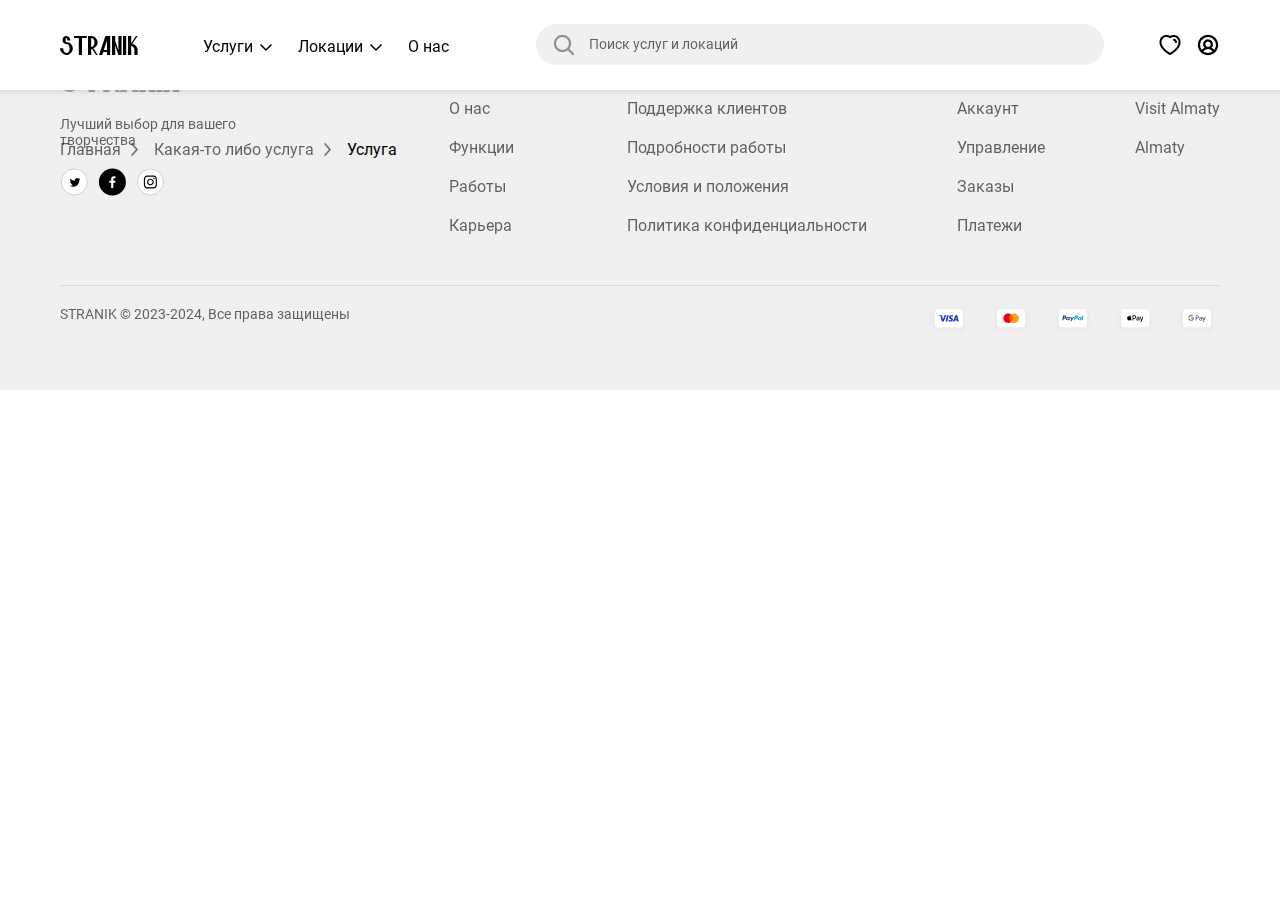
<file: catalog/servicesDetailPage.html>
<!DOCTYPE html>
<html lang="en">
<head>
    <meta charset="UTF-8">
    <meta name="viewport" content="width=device-width, initial-scale=1.0">
    <link rel="shortcut icon" href="images/favicon.svg" type="image/x-icon">
    <link rel="stylesheet" href="../styles/products.css">
    <title>STRANIK - Какая-то либо услуга</title>
</head>
<body>
    <header class="header">
        <div class="container">
            <nav class="navbar">
                <div class="burger">
                    <span></span>
                </div>
                <div class="logo">
                    <a href="../index.html" class="main__logo link">STRANIK</a>
                </div>
                <ul class="nav__menu">
                    <li class="nav__link dropdown">
                        <a class="link">Услуги 
                            <img class="dropdown-img" src="../images/icon/dropdown.svg" alt="dropdown">
                        </a>
                        <ul class="dropdown__menu">
                            <li><a class="link" href="servicesPage.html">Услуги по съемке</a></li>
                            <li><a class="link" href="servicesPage.html">Услуги по аренде</a></li>
                        </ul>
                    </li>
                    <li class="nav__link dropdown">
                        <a class="link">Локации 
                            <img class="dropdown-img" src="../images/icon/dropdown.svg" alt="dropdown">
                        </a>
                        <ul class="dropdown__menu">
                            <li><a class="link" href="locationsPage.html">Уличные локации</a></li>
                            <li><a class="link" href="servicesPage.html">Помещение</a></li>
                            <li><a class="link" href="servicesPage.html">Студии</a></li>
                        </ul>
                    </li>
                    <li class="nav__link"><a class="link" href="../aboutUs.html">О нас</a></li>
                </ul>

                <div class="search">
                    <input type="text" class="search__input" placeholder="Поиск услуг и локаций"/>
                </div>

                <div class="nav-btns">
                    <div class="nav-btn">
                        <a class="link" href="../404.html">
                            <img src="../images/Heart.png" alt="heart">
                        </a>
                    </div>

                    <div class="nav-btn">
                        <a class="link" href="../login.html">
                            <img src="../images/user.png" alt="user-logo">
                        </a>
                    </div>
                </div>
            </nav>
        </div>
    </header>

    <section class="historylinks">
        <div class="container">
            <div class="historylinks__container">
                <div class="historylink">
                    <a class="link" href="../index.html">Главная</a>
                    <img src="../images/icon/arrowLink.png" alt="arrowLink">
                </div>

                <div class="historylink">
                    <a class="link" href="servicesPage.html">Какая-то либо услуга</a>
                    <img src="../images/icon/arrowLink.png" alt="arrowLink">
                </div>

                <div class="historylink">
                    <a class="link active" href="servicesDetailPage.html">Услуга</a>
                </div>
            </div>
        </div>
    </section>

    <section class="servicesDetail">
        <div class="container">
            
        </div>
    </section>

    <footer class="footer">
        <div class="container">
            <div class="footer__container">
                <div class="footer__brand">
                    <a href="../index.html" class="footer__logo">STRANIK</a>
                    <p class="footer__description">Лучший выбор для вашего творчества</p>
                    <div class="footer__social">
                        <a href="../404.html" class="footer__social-link"><img src="../images/twitter.svg" alt="Twitter"></a>
                        <a href="../404.html" class="footer__social-link"><img src="../images/facebook.svg" alt="Facebook"></a>
                        <a href="../404.html" class="footer__social-link"><img src="../images/instagram.svg" alt="Instagram"></a>
                    </div>
                </div>

                <div class="footer__links">
                    <div class="footer__column">
                        <h3 class="footer__title">КОМПАНИЯ</h3>
                        <ul class="footer__list">
                            <li class="footer__item"><a href="../aboutUs.html" class="footer__link">О нас</a></li>
                            <li class="footer__item"><a href="../404.html" class="footer__link">Функции</a></li>
                            <li class="footer__item"><a href="../404.html" class="footer__link">Работы</a></li>
                            <li class="footer__item"><a href="../404.html" class="footer__link">Карьера</a></li>
                        </ul>
                    </div>

                    <div class="footer__column">
                        <h3 class="footer__title">ПОМОЩЬ</h3>
                        <ul class="footer__list">
                            <li class="footer__item"><a href="../404.html" class="footer__link">Поддержка клиентов</a></li>
                            <li class="footer__item"><a href="../404.html" class="footer__link">Подробности работы</a></li>
                            <li class="footer__item"><a href="../404.html" class="footer__link">Условия и положения</a></li>
                            <li class="footer__item"><a href="../404.html" class="footer__link">Политика конфиденциальности</a></li>
                        </ul>
                    </div>

                    <div class="footer__column">
                        <h3 class="footer__title">FAQ</h3>
                        <ul class="footer__list">
                            <li class="footer__item"><a href="../404.html" class="footer__link">Аккаунт</a></li>
                            <li class="footer__item"><a href="../404.html" class="footer__link">Управление</a></li>
                            <li class="footer__item"><a href="../404.html" class="footer__link">Заказы</a></li>
                            <li class="footer__item"><a href="../404.html" class="footer__link">Платежи</a></li>
                        </ul>
                    </div>

                    <div class="footer__column">
                        <h3 class="footer__title">РЕСУРСЫ</h3>
                        <ul class="footer__list">
                            <li class="footer__item"><a href="https://visitalmaty.kz/" class="footer__link" target="_blank">Visit Almaty</a></li>
                            <li class="footer__item"><a href="https://ru.wikipedia.org/wiki/%D0%90%D0%BB%D0%BC%D0%B0-%D0%90%D1%82%D0%B0" class="footer__link" target="_blank">Almaty</a></li>
                        </ul>
                    </div>
                </div>
            </div>

            <div class="footer__bottom">
                <p class="footer__copy">STRANIK © 2023-2024, Все права защищены</p>
                <div class="footer__payments">
                    <img src="../images/visa.svg" alt="Visa">
                    <img src="../images/mastercard.svg" alt="MasterCard">
                    <img src="../images/paypal.svg" alt="PayPal">
                    <img src="../images/applepay.svg" alt="Apple Pay">
                    <img src="../images/googlepay.svg" alt="Google Pay">
                </div>
            </div>
        </div>
    </footer> 
<script src="../scripts/script.js"></script>
</body>
</html>
</file>
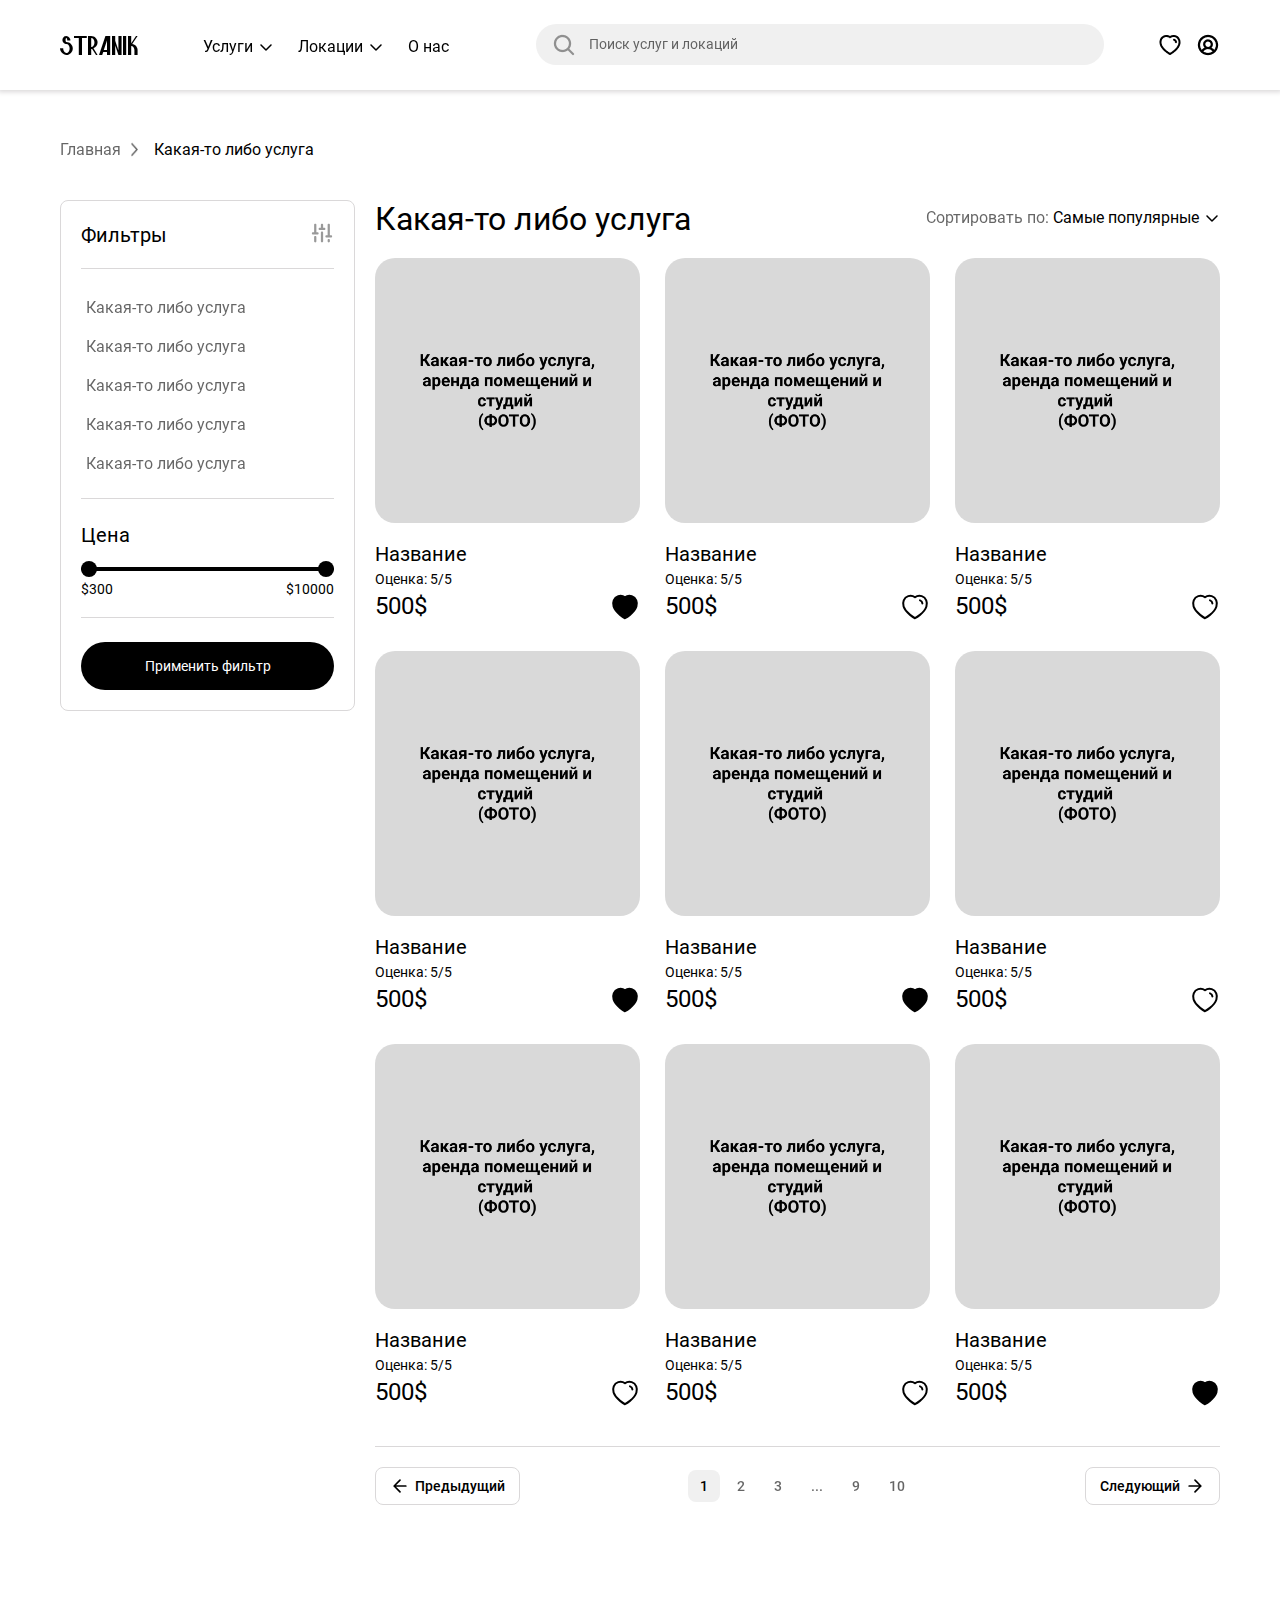
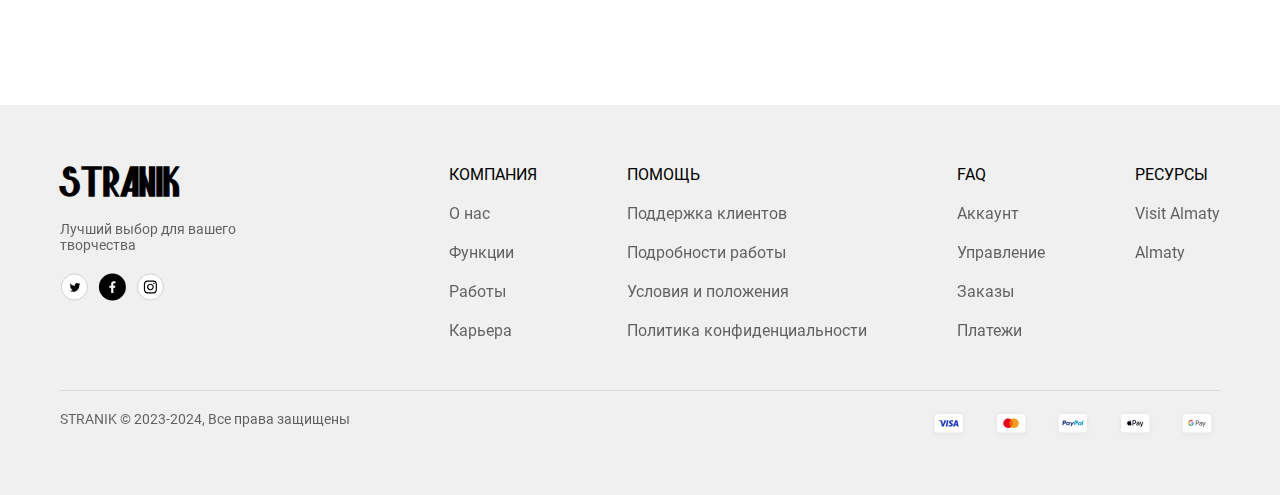
<file: catalog/servicesPage.html>
<!DOCTYPE html>
<html lang="en">
<head>
    <meta charset="UTF-8">
    <meta name="viewport" content="width=device-width, initial-scale=1.0">
    <link rel="shortcut icon" href="images/favicon.svg" type="image/x-icon">
    <link rel="stylesheet" href="../styles/products.css">
    <title>STRANIK - Какая-то либо услуга</title>
</head>
<body>
    <header class="header">
        <div class="container">
            <nav class="navbar">
                <div class="burger">
                    <span></span>
                </div>
                <div class="logo">
                    <a href="../index.html" class="main__logo link">STRANIK</a>
                </div>
                <ul class="nav__menu">
                    <li class="nav__link dropdown">
                        <a class="link">Услуги 
                            <img class="dropdown-img" src="../images/icon/dropdown.svg" alt="dropdown">
                        </a>
                        <ul class="dropdown__menu">
                            <li><a class="link" href="servicesPage.html">Услуги по съемке</a></li>
                            <li><a class="link" href="servicesPage.html">Услуги по аренде</a></li>
                        </ul>
                    </li>
                    <li class="nav__link dropdown">
                        <a class="link">Локации 
                            <img class="dropdown-img" src="../images/icon/dropdown.svg" alt="dropdown">
                        </a>
                        <ul class="dropdown__menu">
                            <li><a class="link" href="locationsPage.html">Уличные локации</a></li>
                            <li><a class="link" href="servicesPage.html">Помещение</a></li>
                            <li><a class="link" href="servicesPage.html">Студии</a></li>
                        </ul>
                    </li>
                    <li class="nav__link"><a class="link" href="../aboutUs.html">О нас</a></li>
                </ul>

                <div class="search">
                    <input type="text" class="search__input" placeholder="Поиск услуг и локаций"/>
                </div>

                <div class="nav-btns">
                    <div class="nav-btn">
                        <a class="link" href="../404.html">
                            <img src="../images/Heart.png" alt="heart">
                        </a>
                    </div>

                    <div class="nav-btn">
                        <a class="link" href="../login.html">
                            <img src="../images/user.png" alt="user-logo">
                        </a>
                    </div>
                </div>
            </nav>
        </div>
    </header>

    <section class="historylinks">
        <div class="container">
            <div class="historylinks__container">
                <div class="historylink">
                    <a class="link" href="../index.html">Главная</a>
                    <img src="../images/icon/arrowLink.png" alt="arrowLink">
                </div>

                <div class="historylink">
                    <a class="link active" href="servicesPage.html">Какая-то либо услуга</a>
                </div>
            </div>
        </div>
    </section>

    <section class="products">
        <div class="container">
            <div class="products__container">
                <div class="products__aside">
                    <div class="filters">
                        <div class="filters__header">
                          <span class="filters__title">Фильтры</span>
                          <button class="filters__icon-button">
                            <img class="filters__icon" src="../images/icon/icon-path.svg" alt="Иконка фильтра">
                          </button>
                        </div>
                        <div class="filters__categories">
                          <button class="filters__category-button">Какая-то либо услуга</button>
                          <button class="filters__category-button">Какая-то либо услуга</button>
                          <button class="filters__category-button">Какая-то либо услуга</button>
                          <button class="filters__category-button">Какая-то либо услуга</button>
                          <button class="filters__category-button">Какая-то либо услуга</button>
                        </div>
                        <div class="filters__price">
                            <span class="filters__price-label">Цена</span>
                            <div class="filters__price-range">
                              <input
                                class="filters__price-slider"
                                type="range"
                                id="min-price"
                                min="300"
                                max="10000"
                                value="300"
                              />
                              <input
                                class="filters__price-slider"
                                type="range"
                                id="max-price"
                                min="50"
                                max="10000"
                                value="10000"
                              />
                              <div class="filters__price-highlight"></div>
                            </div>
                            <div class="filters__price-values">
                              <span class="filters__price-value" id="price-min">$50</span>
                              <span class="filters__price-value" id="price-max">$200</span>
                            </div>
                          </div>
                        <div class="filters__apply-button">
                            <button class="filters__apply-btn">Применить фильтр</button>
                        </div>
                      </div>
                </div>

                <div class="products__main">
                    <div class="products-top">
                        <span class="products__title">Какая-то либо услуга</span>
                        <div class="products-sorting">
                          <span class="products-sorting-text">Сортировать по:</span>
                          <div class="products-sorting-btn">Самые популярные <img class="products-sorting-img" src="../images/icon/dropdown.svg" alt="Dropdown">
                          </div>
                          <ul class="products-sorting-menu">
                            <li class="products-sorting-item">Самые популярные</li>
                            <li class="products-sorting-item">По рейтингу</li>
                            <li class="products-sorting-item">По цене (возрастание)</li>
                            <li class="products-sorting-item">По цене (убывание)</li>
                          </ul>
                        </div>
                      </div>

                    <div class="catalog__blocks">

                        <div class="catalog__block">
                            <a href="servicesDetailPage.html" class="link">
                            <img src="../images/skeleton1.png" alt="T-Shirt">
                            <div class="block__info">
                                <span class="block__info-name">Название</span>
                                <div class="block__info-grade">Оценка: 5/5</div>
                                <div class="block__info-bottom">
                                    <span class="block__info-price">500$</span>
                                    <div class="favorites-btn">
                                        <svg width="30" height="30" viewBox="0 0 30 30" fill="black" xmlns="http://www.w3.org/2000/svg">
                                            <path fill-rule="evenodd" clip-rule="evenodd" d="M3.58983 14.4979C2.24858 10.3104 3.81608 5.52415 8.21233 4.1079C10.5248 3.36165 13.0773 3.80165 14.9998 5.2479C16.8186 3.84165 19.4648 3.36665 21.7748 4.1079C26.1711 5.52415 27.7486 10.3104 26.4086 14.4979C24.3211 21.1354 14.9998 26.2479 14.9998 26.2479C14.9998 26.2479 5.74733 21.2129 3.58983 14.4979Z" stroke="black" stroke-width="2" stroke-linecap="round" stroke-linejoin="round"/>
                                            <path d="M20 8.375C21.3375 8.8075 22.2825 10.0013 22.3962 11.4025" stroke="black" stroke-width="2" stroke-linecap="round" stroke-linejoin="round"/>
                                        </svg>   
                                    </div>
                                </div>
                            </div>
                            </a>
                        </div>

                        <div class="catalog__block">
                            <a href="servicesDetailPage.html" class="link">
                            <img src="../images/skeleton1.png" alt="T-Shirt">
                            <div class="block__info">
                                <span class="block__info-name">Название</span>
                                <div class="block__info-grade">Оценка: 5/5</div>
                                <div class="block__info-bottom">
                                    <span class="block__info-price">500$</span>
                                    <div class="favorites-btn">
                                        <svg width="30" height="30" viewBox="0 0 30 30" fill="none" xmlns="http://www.w3.org/2000/svg">
                                            <path fill-rule="evenodd" clip-rule="evenodd" d="M3.58983 14.4979C2.24858 10.3104 3.81608 5.52415 8.21233 4.1079C10.5248 3.36165 13.0773 3.80165 14.9998 5.2479C16.8186 3.84165 19.4648 3.36665 21.7748 4.1079C26.1711 5.52415 27.7486 10.3104 26.4086 14.4979C24.3211 21.1354 14.9998 26.2479 14.9998 26.2479C14.9998 26.2479 5.74733 21.2129 3.58983 14.4979Z" stroke="black" stroke-width="2" stroke-linecap="round" stroke-linejoin="round"/>
                                            <path d="M20 8.375C21.3375 8.8075 22.2825 10.0013 22.3962 11.4025" stroke="black" stroke-width="2" stroke-linecap="round" stroke-linejoin="round"/>
                                        </svg>   
                                    </div>
                                </div>
                            </div>
                            </a>
                        </div>

                        <div class="catalog__block">
                            <a href="servicesDetailPage.html" class="link">
                            <img src="../images/skeleton1.png" alt="T-Shirt">
                            <div class="block__info">
                                <span class="block__info-name">Название</span>
                                <div class="block__info-grade">Оценка: 5/5</div>
                                <div class="block__info-bottom">
                                    <span class="block__info-price">500$</span>
                                    <div class="favorites-btn">
                                        <svg width="30" height="30" viewBox="0 0 30 30" fill="none" xmlns="http://www.w3.org/2000/svg">
                                            <path fill-rule="evenodd" clip-rule="evenodd" d="M3.58983 14.4979C2.24858 10.3104 3.81608 5.52415 8.21233 4.1079C10.5248 3.36165 13.0773 3.80165 14.9998 5.2479C16.8186 3.84165 19.4648 3.36665 21.7748 4.1079C26.1711 5.52415 27.7486 10.3104 26.4086 14.4979C24.3211 21.1354 14.9998 26.2479 14.9998 26.2479C14.9998 26.2479 5.74733 21.2129 3.58983 14.4979Z" stroke="black" stroke-width="2" stroke-linecap="round" stroke-linejoin="round"/>
                                            <path d="M20 8.375C21.3375 8.8075 22.2825 10.0013 22.3962 11.4025" stroke="black" stroke-width="2" stroke-linecap="round" stroke-linejoin="round"/>
                                        </svg>   
                                    </div>
                                </div>
                            </div>
                            </a>
                        </div>

                        <div class="catalog__block">
                            <a href="servicesDetailPage.html" class="link">
                            <img src="../images/skeleton1.png" alt="T-Shirt">
                            <div class="block__info">
                                <span class="block__info-name">Название</span>
                                <div class="block__info-grade">Оценка: 5/5</div>
                                <div class="block__info-bottom">
                                    <span class="block__info-price">500$</span>
                                    <div class="favorites-btn">
                                        <svg width="30" height="30" viewBox="0 0 30 30" fill="black" xmlns="http://www.w3.org/2000/svg">
                                            <path fill-rule="evenodd" clip-rule="evenodd" d="M3.58983 14.4979C2.24858 10.3104 3.81608 5.52415 8.21233 4.1079C10.5248 3.36165 13.0773 3.80165 14.9998 5.2479C16.8186 3.84165 19.4648 3.36665 21.7748 4.1079C26.1711 5.52415 27.7486 10.3104 26.4086 14.4979C24.3211 21.1354 14.9998 26.2479 14.9998 26.2479C14.9998 26.2479 5.74733 21.2129 3.58983 14.4979Z" stroke="black" stroke-width="2" stroke-linecap="round" stroke-linejoin="round"/>
                                            <path d="M20 8.375C21.3375 8.8075 22.2825 10.0013 22.3962 11.4025" stroke="black" stroke-width="2" stroke-linecap="round" stroke-linejoin="round"/>
                                        </svg>   
                                    </div>
                                </div>
                            </div>
                            </a>
                        </div>

                        <div class="catalog__block">
                            <a href="servicesDetailPage.html" class="link">
                            <img src="../images/skeleton1.png" alt="T-Shirt">
                            <div class="block__info">
                                <span class="block__info-name">Название</span>
                                <div class="block__info-grade">Оценка: 5/5</div>
                                <div class="block__info-bottom">
                                    <span class="block__info-price">500$</span>
                                    <div class="favorites-btn">
                                        <svg width="30" height="30" viewBox="0 0 30 30" fill="black" xmlns="http://www.w3.org/2000/svg">
                                            <path fill-rule="evenodd" clip-rule="evenodd" d="M3.58983 14.4979C2.24858 10.3104 3.81608 5.52415 8.21233 4.1079C10.5248 3.36165 13.0773 3.80165 14.9998 5.2479C16.8186 3.84165 19.4648 3.36665 21.7748 4.1079C26.1711 5.52415 27.7486 10.3104 26.4086 14.4979C24.3211 21.1354 14.9998 26.2479 14.9998 26.2479C14.9998 26.2479 5.74733 21.2129 3.58983 14.4979Z" stroke="black" stroke-width="2" stroke-linecap="round" stroke-linejoin="round"/>
                                            <path d="M20 8.375C21.3375 8.8075 22.2825 10.0013 22.3962 11.4025" stroke="black" stroke-width="2" stroke-linecap="round" stroke-linejoin="round"/>
                                        </svg>   
                                    </div>
                                </div>
                            </div>
                            </a>
                        </div>

                        <div class="catalog__block">
                            <a href="servicesDetailPage.html" class="link">
                            <img src="../images/skeleton1.png" alt="T-Shirt">
                            <div class="block__info">
                                <span class="block__info-name">Название</span>
                                <div class="block__info-grade">Оценка: 5/5</div>
                                <div class="block__info-bottom">
                                    <span class="block__info-price">500$</span>
                                    <div class="favorites-btn">
                                        <svg width="30" height="30" viewBox="0 0 30 30" fill="none" xmlns="http://www.w3.org/2000/svg">
                                            <path fill-rule="evenodd" clip-rule="evenodd" d="M3.58983 14.4979C2.24858 10.3104 3.81608 5.52415 8.21233 4.1079C10.5248 3.36165 13.0773 3.80165 14.9998 5.2479C16.8186 3.84165 19.4648 3.36665 21.7748 4.1079C26.1711 5.52415 27.7486 10.3104 26.4086 14.4979C24.3211 21.1354 14.9998 26.2479 14.9998 26.2479C14.9998 26.2479 5.74733 21.2129 3.58983 14.4979Z" stroke="black" stroke-width="2" stroke-linecap="round" stroke-linejoin="round"/>
                                            <path d="M20 8.375C21.3375 8.8075 22.2825 10.0013 22.3962 11.4025" stroke="black" stroke-width="2" stroke-linecap="round" stroke-linejoin="round"/>
                                        </svg>   
                                    </div>
                                </div>
                            </div>
                            </a>
                        </div>

                        <div class="catalog__block">
                            <a href="servicesDetailPage.html" class="link">
                            <img src="../images/skeleton1.png" alt="T-Shirt">
                            <div class="block__info">
                                <span class="block__info-name">Название</span>
                                <div class="block__info-grade">Оценка: 5/5</div>
                                <div class="block__info-bottom">
                                    <span class="block__info-price">500$</span>
                                    <div class="favorites-btn">
                                        <svg width="30" height="30" viewBox="0 0 30 30" fill="none" xmlns="http://www.w3.org/2000/svg">
                                            <path fill-rule="evenodd" clip-rule="evenodd" d="M3.58983 14.4979C2.24858 10.3104 3.81608 5.52415 8.21233 4.1079C10.5248 3.36165 13.0773 3.80165 14.9998 5.2479C16.8186 3.84165 19.4648 3.36665 21.7748 4.1079C26.1711 5.52415 27.7486 10.3104 26.4086 14.4979C24.3211 21.1354 14.9998 26.2479 14.9998 26.2479C14.9998 26.2479 5.74733 21.2129 3.58983 14.4979Z" stroke="black" stroke-width="2" stroke-linecap="round" stroke-linejoin="round"/>
                                            <path d="M20 8.375C21.3375 8.8075 22.2825 10.0013 22.3962 11.4025" stroke="black" stroke-width="2" stroke-linecap="round" stroke-linejoin="round"/>
                                        </svg>   
                                    </div>
                                </div>
                            </div>
                            </a>
                        </div>

                        <div class="catalog__block">
                            <a href="servicesDetailPage.html" class="link">
                            <img src="../images/skeleton1.png" alt="T-Shirt">
                            <div class="block__info">
                                <span class="block__info-name">Название</span>
                                <div class="block__info-grade">Оценка: 5/5</div>
                                <div class="block__info-bottom">
                                    <span class="block__info-price">500$</span>
                                    <div class="favorites-btn">
                                        <svg width="30" height="30" viewBox="0 0 30 30" fill="none" xmlns="http://www.w3.org/2000/svg">
                                            <path fill-rule="evenodd" clip-rule="evenodd" d="M3.58983 14.4979C2.24858 10.3104 3.81608 5.52415 8.21233 4.1079C10.5248 3.36165 13.0773 3.80165 14.9998 5.2479C16.8186 3.84165 19.4648 3.36665 21.7748 4.1079C26.1711 5.52415 27.7486 10.3104 26.4086 14.4979C24.3211 21.1354 14.9998 26.2479 14.9998 26.2479C14.9998 26.2479 5.74733 21.2129 3.58983 14.4979Z" stroke="black" stroke-width="2" stroke-linecap="round" stroke-linejoin="round"/>
                                            <path d="M20 8.375C21.3375 8.8075 22.2825 10.0013 22.3962 11.4025" stroke="black" stroke-width="2" stroke-linecap="round" stroke-linejoin="round"/>
                                        </svg>   
                                    </div>
                                </div>
                            </div>
                            </a>
                        </div>

                        <div class="catalog__block">
                            <a href="servicesDetailPage.html" class="link">
                            <img src="../images/skeleton1.png" alt="T-Shirt">
                            <div class="block__info">
                                <span class="block__info-name">Название</span>
                                <div class="block__info-grade">Оценка: 5/5</div>
                                <div class="block__info-bottom">
                                    <span class="block__info-price">500$</span>
                                    <div class="favorites-btn">
                                        <svg width="30" height="30" viewBox="0 0 30 30" fill="black" xmlns="http://www.w3.org/2000/svg">
                                            <path fill-rule="evenodd" clip-rule="evenodd" d="M3.58983 14.4979C2.24858 10.3104 3.81608 5.52415 8.21233 4.1079C10.5248 3.36165 13.0773 3.80165 14.9998 5.2479C16.8186 3.84165 19.4648 3.36665 21.7748 4.1079C26.1711 5.52415 27.7486 10.3104 26.4086 14.4979C24.3211 21.1354 14.9998 26.2479 14.9998 26.2479C14.9998 26.2479 5.74733 21.2129 3.58983 14.4979Z" stroke="black" stroke-width="2" stroke-linecap="round" stroke-linejoin="round"/>
                                            <path d="M20 8.375C21.3375 8.8075 22.2825 10.0013 22.3962 11.4025" stroke="black" stroke-width="2" stroke-linecap="round" stroke-linejoin="round"/>
                                        </svg>   
                                    </div>
                                </div>
                            </div>
                            </a>
                        </div>
        
                    </div>

                    <nav class="pagination">
                        <button class="pagination__button pagination__button--prev">
                            <svg class="pagination__icon" width="20" height="20" viewBox="0 0 20 20" fill="none" xmlns="http://www.w3.org/2000/svg">
                                <path d="M15.8327 9.99984H4.16602M4.16602 9.99984L9.99935 15.8332M4.16602 9.99984L9.99935 4.1665" stroke="black" stroke-width="1.67" stroke-linecap="round" stroke-linejoin="round"/>
                            </svg>
                            Предыдущий
                        </button>
                        
                        <ul class="pagination__list">
                            <li class="pagination__item pagination__item--active">1</li>
                            <li class="pagination__item">2</li>
                            <li class="pagination__item">3</li>
                            <li class="pagination__item">...</li>
                            <li class="pagination__item">9</li>
                            <li class="pagination__item">10</li>
                        </ul>
                        
                        <button class="pagination__button pagination__button--next">
                            Следующий
                            <svg class="pagination__icon" width="20" height="20" viewBox="0 0 20 20" fill="none" xmlns="http://www.w3.org/2000/svg">
                                <path d="M4.16602 9.99984H15.8327M15.8327 9.99984L9.99935 4.1665M15.8327 9.99984L9.99935 15.8332" stroke="black" stroke-width="1.67" stroke-linecap="round" stroke-linejoin="round"/>
                            </svg>
                        </button>
                    </nav>
                    
                    
                </div>
            </div>
        </div>
    </section>

    <footer class="footer">
        <div class="container">
            <div class="footer__container">
                <div class="footer__brand">
                    <a href="../index.html" class="footer__logo">STRANIK</a>
                    <p class="footer__description">Лучший выбор для вашего творчества</p>
                    <div class="footer__social">
                        <a href="../404.html" class="footer__social-link"><img src="../images/twitter.svg" alt="Twitter"></a>
                        <a href="../404.html" class="footer__social-link"><img src="../images/facebook.svg" alt="Facebook"></a>
                        <a href="../404.html" class="footer__social-link"><img src="../images/instagram.svg" alt="Instagram"></a>
                    </div>
                </div>

                <div class="footer__links">
                    <div class="footer__column">
                        <h3 class="footer__title">КОМПАНИЯ</h3>
                        <ul class="footer__list">
                            <li class="footer__item"><a href="../aboutUs.html" class="footer__link">О нас</a></li>
                            <li class="footer__item"><a href="../404.html" class="footer__link">Функции</a></li>
                            <li class="footer__item"><a href="../404.html" class="footer__link">Работы</a></li>
                            <li class="footer__item"><a href="../404.html" class="footer__link">Карьера</a></li>
                        </ul>
                    </div>

                    <div class="footer__column">
                        <h3 class="footer__title">ПОМОЩЬ</h3>
                        <ul class="footer__list">
                            <li class="footer__item"><a href="../404.html" class="footer__link">Поддержка клиентов</a></li>
                            <li class="footer__item"><a href="../404.html" class="footer__link">Подробности работы</a></li>
                            <li class="footer__item"><a href="../404.html" class="footer__link">Условия и положения</a></li>
                            <li class="footer__item"><a href="../404.html" class="footer__link">Политика конфиденциальности</a></li>
                        </ul>
                    </div>

                    <div class="footer__column">
                        <h3 class="footer__title">FAQ</h3>
                        <ul class="footer__list">
                            <li class="footer__item"><a href="../404.html" class="footer__link">Аккаунт</a></li>
                            <li class="footer__item"><a href="../404.html" class="footer__link">Управление</a></li>
                            <li class="footer__item"><a href="../404.html" class="footer__link">Заказы</a></li>
                            <li class="footer__item"><a href="../404.html" class="footer__link">Платежи</a></li>
                        </ul>
                    </div>

                    <div class="footer__column">
                        <h3 class="footer__title">РЕСУРСЫ</h3>
                        <ul class="footer__list">
                            <li class="footer__item"><a href="https://visitalmaty.kz/" class="footer__link" target="_blank">Visit Almaty</a></li>
                            <li class="footer__item"><a href="https://ru.wikipedia.org/wiki/%D0%90%D0%BB%D0%BC%D0%B0-%D0%90%D1%82%D0%B0" class="footer__link" target="_blank">Almaty</a></li>
                        </ul>
                    </div>
                </div>
            </div>

            <div class="footer__bottom">
                <p class="footer__copy">STRANIK © 2023-2024, Все права защищены</p>
                <div class="footer__payments">
                    <img src="../images/visa.svg" alt="Visa">
                    <img src="../images/mastercard.svg" alt="MasterCard">
                    <img src="../images/paypal.svg" alt="PayPal">
                    <img src="../images/applepay.svg" alt="Apple Pay">
                    <img src="../images/googlepay.svg" alt="Google Pay">
                </div>
            </div>
        </div>
    </footer> 
<script src="../scripts/script.js"></script>
</body>
</html>
</file>
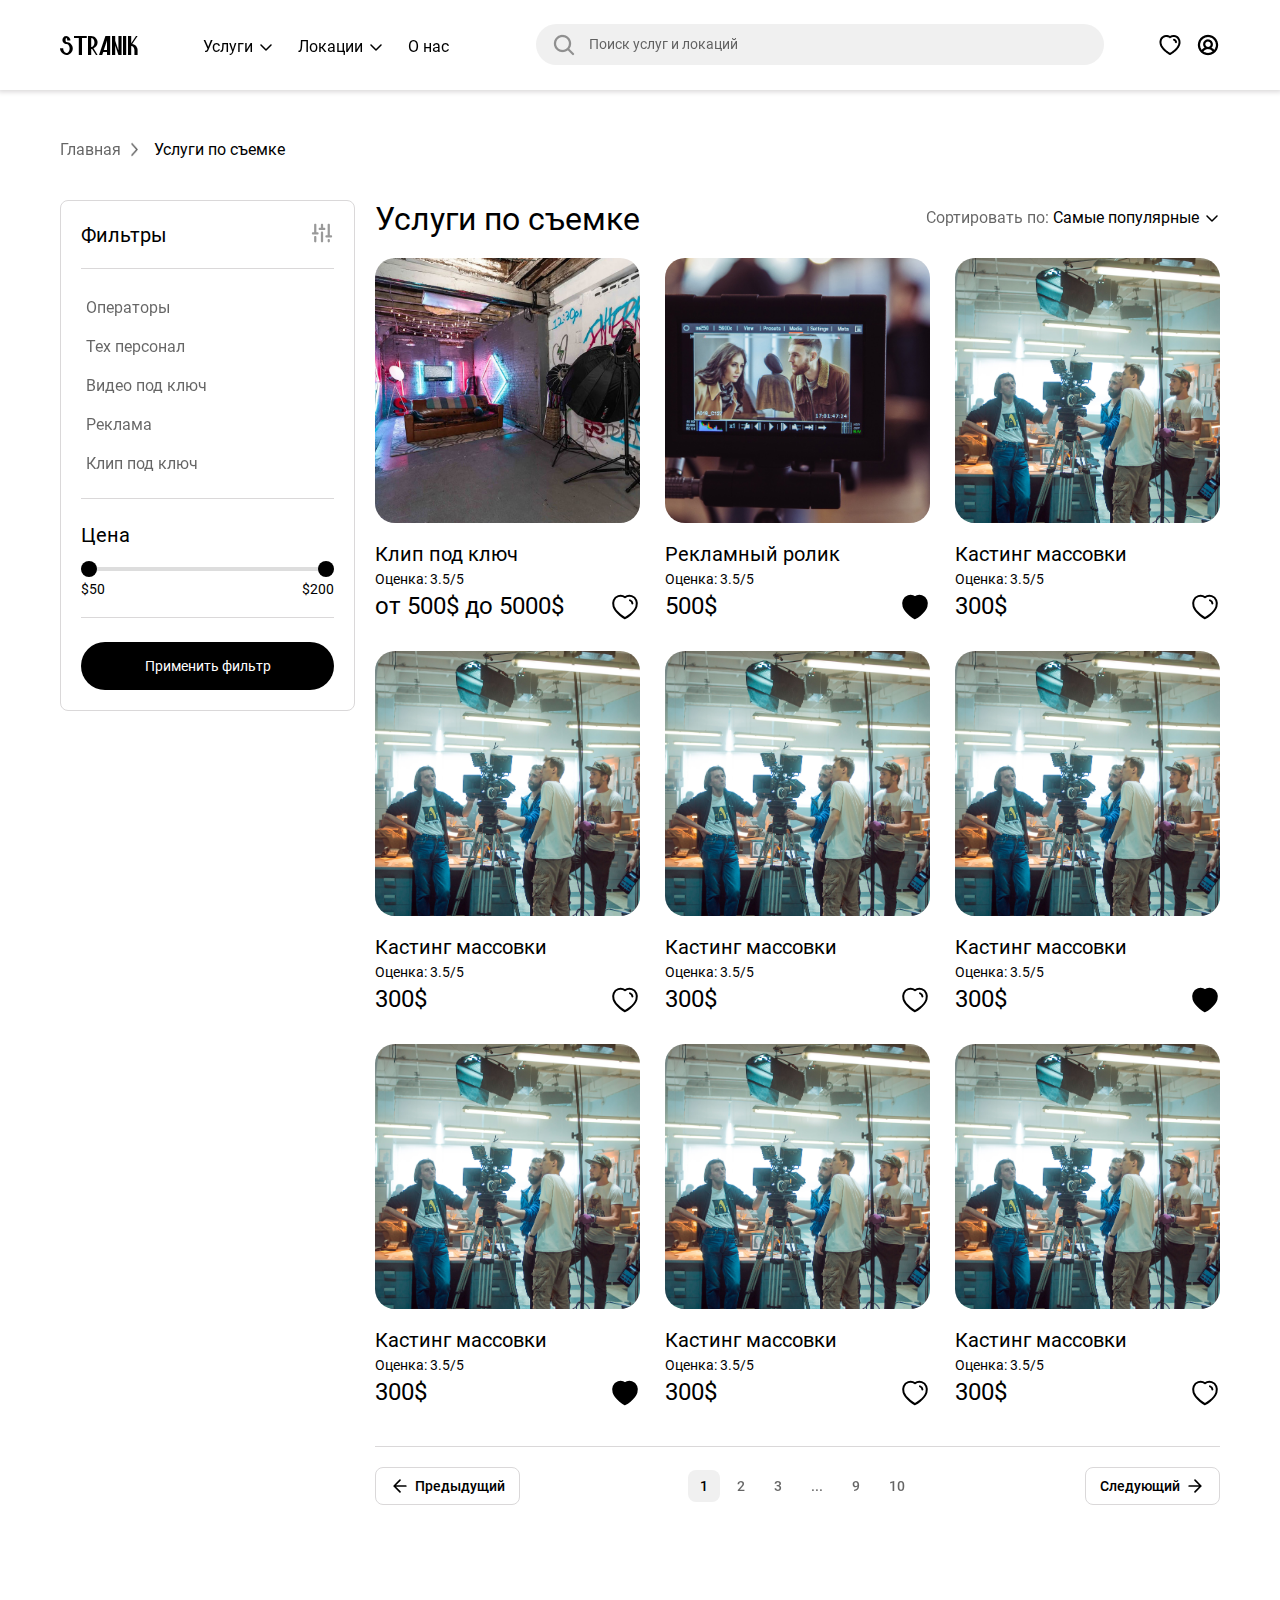
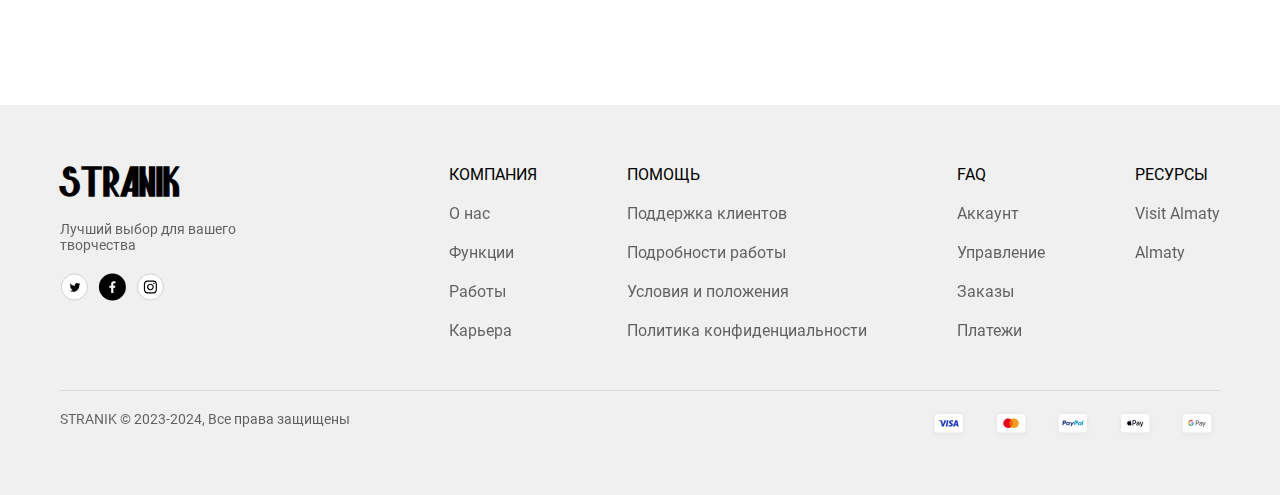
<file: catalog/Услуги-по-съемке.html>
<!DOCTYPE html>
<html lang="en">
<head>
    <meta charset="UTF-8">
    <meta name="viewport" content="width=device-width, initial-scale=1.0">
    <link rel="shortcut icon" href="images/favicon.svg" type="image/x-icon">
    <link rel="stylesheet" href="../styles/products.css">
    <title>STRANIK</title>
</head>
<body>
    <header class="header">
        <div class="container">
            <nav class="navbar">
                <div class="burger">
                    <span></span>
                </div>
                <div class="logo">
                    <a href="../index.html" class="main__logo link">STRANIK</a>
                </div>
                <ul class="nav__menu">
                    <li class="nav__link dropdown">
                        <a class="link">Услуги 
                            <img class="dropdown-img" src="../images/icon/dropdown.svg" alt="dropdown">
                        </a>
                        <ul class="dropdown__menu">
                            <li><a class="link" href="Услуги-по-съемке.html">Услуги по съемке</a></li>
                            <li><a class="link" href="Услуги-по-аренде.html">Услуги по аренде</a></li>
                        </ul>
                    </li>
                    <li class="nav__link dropdown">
                        <a class="link">Локации 
                            <img class="dropdown-img" src="../images/icon/dropdown.svg" alt="dropdown">
                        </a>
                        <ul class="dropdown__menu">
                            <li><a class="link" href="Уличные-локации.html">Уличные локации</a></li>
                            <li><a class="link" href="Помещение.html">Помещение</a></li>
                            <li><a class="link" href="Студии.html">Студии</a></li>
                        </ul>
                    </li>
                    <li class="nav__link"><a class="link" href="../aboutUs.html">О нас</a></li>
                </ul>

                <div class="search">
                    <input type="text" class="search__input" placeholder="Поиск услуг и локаций"/>
                </div>

                <div class="nav-btns">
                    <div class="nav-btn">
                        <a class="link" href="../404.html">
                            <img src="../images/Heart.png" alt="heart">
                        </a>
                    </div>

                    <div class="nav-btn">
                        <a class="link" href="../login.html">
                            <img src="../images/user.png" alt="user-logo">
                        </a>
                    </div>
                </div>
            </nav>
        </div>
    </header>

    <section class="historylinks">
        <div class="container">
            <div class="historylinks__container">
                <div class="historylink">
                    <a class="link" href="../index.html">Главная</a>
                    <img src="../images/icon/arrowLink.png" alt="arrowLink">
                </div>

                <div class="historylink">
                    <a class="link active" href="Услуги-по-съемке.html">Услуги по съемке</a>
                </div>
            </div>
        </div>
    </section>

    <section class="products">
        <div class="container">
            <div class="products__container">
                <div class="products__aside">
                    <div class="filters">
                        <div class="filters__header">
                          <span class="filters__title">Фильтры</span>
                          <button class="filters__icon-button">
                            <img class="filters__icon" src="../images/icon/icon-path.svg" alt="Иконка фильтра">
                          </button>
                        </div>
                        <div class="filters__categories">
                          <button class="filters__category-button">Операторы</button>
                          <button class="filters__category-button">Тех персонал</button>
                          <button class="filters__category-button">Видео под ключ</button>
                          <button class="filters__category-button">Реклама</button>
                          <button class="filters__category-button">Клип под ключ</button>
                        </div>
                        <div class="filters__price">
                          <span class="filters__price-label">Цена</span>
                          <div class="filters__price-range">
                            <input
                              class="filters__price-slider"
                              type="range"
                              min="50"
                              max="200"
                              value="50"
                            />
                            <input
                              class="filters__price-slider"
                              type="range"
                              min="50"
                              max="200"
                              value="200"
                            />
                          </div>
                          <div class="filters__price-values">
                            <span class="filters__price-value">$50</span>
                            <span class="filters__price-value">$200</span>
                          </div>
                        </div>
                        <div class="filters__apply-button">
                            <button class="filters__apply-btn">Применить фильтр</button>
                        </div>
                      </div>
                </div>

                <div class="products__main">
                    <div class="products-top">
                        <span class="products__title">Услуги по съемке</span>
                        <div class="products-sorting">
                          <span class="products-sorting-text">Сортировать по:</span>
                          <div class="products-sorting-btn">Самые популярные <img class="products-sorting-img" src="../images/icon/dropdown.svg" alt="Dropdown">
                          </div>
                          <ul class="products-sorting-menu">
                            <li class="products-sorting-item">Самые популярные</li>
                            <li class="products-sorting-item">По рейтингу</li>
                            <li class="products-sorting-item">По цене (возрастание)</li>
                            <li class="products-sorting-item">По цене (убывание)</li>
                          </ul>
                        </div>
                      </div>

                    <div class="catalog__blocks">
                        <div class="catalog__block">
                            <a href="../404.html" class="link">
                            <img src="../images/vybor-lokacii-pered-tem-kak-snyat-klip.jpg" alt="T-Shirt">
                            <div class="block__info">
                                <span class="block__info-name">Клип под ключ</span>
                                <div class="block__info-grade">Оценка: 3.5/5</div>
                                <div class="block__info-bottom">
                                    <span class="block__info-price">от 500$ до 5000$</span>
                                    <div class="favorites-btn">
                                        <svg width="30" height="30" viewBox="0 0 30 30" fill="none" xmlns="http://www.w3.org/2000/svg">
                                            <path fill-rule="evenodd" clip-rule="evenodd" d="M3.58983 14.4979C2.24858 10.3104 3.81608 5.52415 8.21233 4.1079C10.5248 3.36165 13.0773 3.80165 14.9998 5.2479C16.8186 3.84165 19.4648 3.36665 21.7748 4.1079C26.1711 5.52415 27.7486 10.3104 26.4086 14.4979C24.3211 21.1354 14.9998 26.2479 14.9998 26.2479C14.9998 26.2479 5.74733 21.2129 3.58983 14.4979Z" stroke="black" stroke-width="2" stroke-linecap="round" stroke-linejoin="round"/>
                                            <path d="M20 8.375C21.3375 8.8075 22.2825 10.0013 22.3962 11.4025" stroke="black" stroke-width="2" stroke-linecap="round" stroke-linejoin="round"/>
                                        </svg>   
                                    </div>
                                </div>
                            </div>
                            </a>
                        </div>
        
                        <div class="catalog__block">
                            <a href="../404.html" class="link">
                            <img src="../images/IMG_7108.jpg" alt="T-Shirt">
                            <div class="block__info">
                                <span class="block__info-name">Рекламный ролик</span>
                                <div class="block__info-grade">Оценка: 3.5/5</div>
                                <div class="block__info-bottom">
                                    <span class="block__info-price">500$</span>
                                    <div class="favorites-btn">
                                        <svg width="30" height="30" viewBox="0 0 30 30" fill="black" xmlns="http://www.w3.org/2000/svg">
                                            <path fill-rule="evenodd" clip-rule="evenodd" d="M3.58983 14.4979C2.24858 10.3104 3.81608 5.52415 8.21233 4.1079C10.5248 3.36165 13.0773 3.80165 14.9998 5.2479C16.8186 3.84165 19.4648 3.36665 21.7748 4.1079C26.1711 5.52415 27.7486 10.3104 26.4086 14.4979C24.3211 21.1354 14.9998 26.2479 14.9998 26.2479C14.9998 26.2479 5.74733 21.2129 3.58983 14.4979Z" stroke="black" stroke-width="2" stroke-linecap="round" stroke-linejoin="round"/>
                                            <path d="M20 8.375C21.3375 8.8075 22.2825 10.0013 22.3962 11.4025" stroke="black" stroke-width="2" stroke-linecap="round" stroke-linejoin="round"/>
                                        </svg>   
                                    </div>
                                </div>
                            </div>
                            </a>
                        </div>
        
                        <div class="catalog__block">
                            <a href="../404.html" class="link">
                            <img src="../images/main____shutterstock_572417980.fznctlqsy4ky.jpg" alt="T-Shirt">
                            <div class="block__info">
                                <span class="block__info-name">Кастинг массовки</span>
                                <div class="block__info-grade">Оценка: 3.5/5</div>
                                <div class="block__info-bottom">
                                    <span class="block__info-price">300$</span>
                                    <div class="favorites-btn">
                                        <svg width="30" height="30" viewBox="0 0 30 30" fill="none" xmlns="http://www.w3.org/2000/svg">
                                            <path fill-rule="evenodd" clip-rule="evenodd" d="M3.58983 14.4979C2.24858 10.3104 3.81608 5.52415 8.21233 4.1079C10.5248 3.36165 13.0773 3.80165 14.9998 5.2479C16.8186 3.84165 19.4648 3.36665 21.7748 4.1079C26.1711 5.52415 27.7486 10.3104 26.4086 14.4979C24.3211 21.1354 14.9998 26.2479 14.9998 26.2479C14.9998 26.2479 5.74733 21.2129 3.58983 14.4979Z" stroke="black" stroke-width="2" stroke-linecap="round" stroke-linejoin="round"/>
                                            <path d="M20 8.375C21.3375 8.8075 22.2825 10.0013 22.3962 11.4025" stroke="black" stroke-width="2" stroke-linecap="round" stroke-linejoin="round"/>
                                        </svg>   
                                    </div>
                                </div>
                            </div>
                            </a>
                        </div>

                        <div class="catalog__block">
                            <a href="../404.html" class="link">
                            <img src="../images/main____shutterstock_572417980.fznctlqsy4ky.jpg" alt="T-Shirt">
                            <div class="block__info">
                                <span class="block__info-name">Кастинг массовки</span>
                                <div class="block__info-grade">Оценка: 3.5/5</div>
                                <div class="block__info-bottom">
                                    <span class="block__info-price">300$</span>
                                    <div class="favorites-btn">
                                        <svg width="30" height="30" viewBox="0 0 30 30" fill="none" xmlns="http://www.w3.org/2000/svg">
                                            <path fill-rule="evenodd" clip-rule="evenodd" d="M3.58983 14.4979C2.24858 10.3104 3.81608 5.52415 8.21233 4.1079C10.5248 3.36165 13.0773 3.80165 14.9998 5.2479C16.8186 3.84165 19.4648 3.36665 21.7748 4.1079C26.1711 5.52415 27.7486 10.3104 26.4086 14.4979C24.3211 21.1354 14.9998 26.2479 14.9998 26.2479C14.9998 26.2479 5.74733 21.2129 3.58983 14.4979Z" stroke="black" stroke-width="2" stroke-linecap="round" stroke-linejoin="round"/>
                                            <path d="M20 8.375C21.3375 8.8075 22.2825 10.0013 22.3962 11.4025" stroke="black" stroke-width="2" stroke-linecap="round" stroke-linejoin="round"/>
                                        </svg>   
                                    </div>
                                </div>
                            </div>
                            </a>
                        </div>

                        <div class="catalog__block">
                            <a href="../404.html" class="link">
                            <img src="../images/main____shutterstock_572417980.fznctlqsy4ky.jpg" alt="T-Shirt">
                            <div class="block__info">
                                <span class="block__info-name">Кастинг массовки</span>
                                <div class="block__info-grade">Оценка: 3.5/5</div>
                                <div class="block__info-bottom">
                                    <span class="block__info-price">300$</span>
                                    <div class="favorites-btn">
                                        <svg width="30" height="30" viewBox="0 0 30 30" fill="none" xmlns="http://www.w3.org/2000/svg">
                                            <path fill-rule="evenodd" clip-rule="evenodd" d="M3.58983 14.4979C2.24858 10.3104 3.81608 5.52415 8.21233 4.1079C10.5248 3.36165 13.0773 3.80165 14.9998 5.2479C16.8186 3.84165 19.4648 3.36665 21.7748 4.1079C26.1711 5.52415 27.7486 10.3104 26.4086 14.4979C24.3211 21.1354 14.9998 26.2479 14.9998 26.2479C14.9998 26.2479 5.74733 21.2129 3.58983 14.4979Z" stroke="black" stroke-width="2" stroke-linecap="round" stroke-linejoin="round"/>
                                            <path d="M20 8.375C21.3375 8.8075 22.2825 10.0013 22.3962 11.4025" stroke="black" stroke-width="2" stroke-linecap="round" stroke-linejoin="round"/>
                                        </svg>   
                                    </div>
                                </div>
                            </div>
                            </a>
                        </div>

                        <div class="catalog__block">
                            <a href="../404.html" class="link">
                            <img src="../images/main____shutterstock_572417980.fznctlqsy4ky.jpg" alt="T-Shirt">
                            <div class="block__info">
                                <span class="block__info-name">Кастинг массовки</span>
                                <div class="block__info-grade">Оценка: 3.5/5</div>
                                <div class="block__info-bottom">
                                    <span class="block__info-price">300$</span>
                                    <div class="favorites-btn">
                                        <svg width="30" height="30" viewBox="0 0 30 30" fill="black" xmlns="http://www.w3.org/2000/svg">
                                            <path fill-rule="evenodd" clip-rule="evenodd" d="M3.58983 14.4979C2.24858 10.3104 3.81608 5.52415 8.21233 4.1079C10.5248 3.36165 13.0773 3.80165 14.9998 5.2479C16.8186 3.84165 19.4648 3.36665 21.7748 4.1079C26.1711 5.52415 27.7486 10.3104 26.4086 14.4979C24.3211 21.1354 14.9998 26.2479 14.9998 26.2479C14.9998 26.2479 5.74733 21.2129 3.58983 14.4979Z" stroke="black" stroke-width="2" stroke-linecap="round" stroke-linejoin="round"/>
                                            <path d="M20 8.375C21.3375 8.8075 22.2825 10.0013 22.3962 11.4025" stroke="black" stroke-width="2" stroke-linecap="round" stroke-linejoin="round"/>
                                        </svg>   
                                    </div>
                                </div>
                            </div>
                            </a>
                        </div>

                        <div class="catalog__block">
                            <a href="../404.html" class="link">
                            <img src="../images/main____shutterstock_572417980.fznctlqsy4ky.jpg" alt="T-Shirt">
                            <div class="block__info">
                                <span class="block__info-name">Кастинг массовки</span>
                                <div class="block__info-grade">Оценка: 3.5/5</div>
                                <div class="block__info-bottom">
                                    <span class="block__info-price">300$</span>
                                    <div class="favorites-btn">
                                        <svg width="30" height="30" viewBox="0 0 30 30" fill="black" xmlns="http://www.w3.org/2000/svg">
                                            <path fill-rule="evenodd" clip-rule="evenodd" d="M3.58983 14.4979C2.24858 10.3104 3.81608 5.52415 8.21233 4.1079C10.5248 3.36165 13.0773 3.80165 14.9998 5.2479C16.8186 3.84165 19.4648 3.36665 21.7748 4.1079C26.1711 5.52415 27.7486 10.3104 26.4086 14.4979C24.3211 21.1354 14.9998 26.2479 14.9998 26.2479C14.9998 26.2479 5.74733 21.2129 3.58983 14.4979Z" stroke="black" stroke-width="2" stroke-linecap="round" stroke-linejoin="round"/>
                                            <path d="M20 8.375C21.3375 8.8075 22.2825 10.0013 22.3962 11.4025" stroke="black" stroke-width="2" stroke-linecap="round" stroke-linejoin="round"/>
                                        </svg>   
                                    </div>
                                </div>
                            </div>
                            </a>
                        </div>

                        <div class="catalog__block">
                            <a href="../404.html" class="link">
                            <img src="../images/main____shutterstock_572417980.fznctlqsy4ky.jpg" alt="T-Shirt">
                            <div class="block__info">
                                <span class="block__info-name">Кастинг массовки</span>
                                <div class="block__info-grade">Оценка: 3.5/5</div>
                                <div class="block__info-bottom">
                                    <span class="block__info-price">300$</span>
                                    <div class="favorites-btn">
                                        <svg width="30" height="30" viewBox="0 0 30 30" fill="none" xmlns="http://www.w3.org/2000/svg">
                                            <path fill-rule="evenodd" clip-rule="evenodd" d="M3.58983 14.4979C2.24858 10.3104 3.81608 5.52415 8.21233 4.1079C10.5248 3.36165 13.0773 3.80165 14.9998 5.2479C16.8186 3.84165 19.4648 3.36665 21.7748 4.1079C26.1711 5.52415 27.7486 10.3104 26.4086 14.4979C24.3211 21.1354 14.9998 26.2479 14.9998 26.2479C14.9998 26.2479 5.74733 21.2129 3.58983 14.4979Z" stroke="black" stroke-width="2" stroke-linecap="round" stroke-linejoin="round"/>
                                            <path d="M20 8.375C21.3375 8.8075 22.2825 10.0013 22.3962 11.4025" stroke="black" stroke-width="2" stroke-linecap="round" stroke-linejoin="round"/>
                                        </svg>   
                                    </div>
                                </div>
                            </div>
                            </a>
                        </div>

                        <div class="catalog__block">
                            <a href="../404.html" class="link">
                            <img src="../images/main____shutterstock_572417980.fznctlqsy4ky.jpg" alt="T-Shirt">
                            <div class="block__info">
                                <span class="block__info-name">Кастинг массовки</span>
                                <div class="block__info-grade">Оценка: 3.5/5</div>
                                <div class="block__info-bottom">
                                    <span class="block__info-price">300$</span>
                                    <div class="favorites-btn">
                                        <svg width="30" height="30" viewBox="0 0 30 30" fill="none" xmlns="http://www.w3.org/2000/svg">
                                            <path fill-rule="evenodd" clip-rule="evenodd" d="M3.58983 14.4979C2.24858 10.3104 3.81608 5.52415 8.21233 4.1079C10.5248 3.36165 13.0773 3.80165 14.9998 5.2479C16.8186 3.84165 19.4648 3.36665 21.7748 4.1079C26.1711 5.52415 27.7486 10.3104 26.4086 14.4979C24.3211 21.1354 14.9998 26.2479 14.9998 26.2479C14.9998 26.2479 5.74733 21.2129 3.58983 14.4979Z" stroke="black" stroke-width="2" stroke-linecap="round" stroke-linejoin="round"/>
                                            <path d="M20 8.375C21.3375 8.8075 22.2825 10.0013 22.3962 11.4025" stroke="black" stroke-width="2" stroke-linecap="round" stroke-linejoin="round"/>
                                        </svg>   
                                    </div>
                                </div>
                            </div>
                            </a>
                        </div>
                    </div>

                    <nav class="pagination">
                        <button class="pagination__button pagination__button--prev">
                            <svg class="pagination__icon" width="20" height="20" viewBox="0 0 20 20" fill="none" xmlns="http://www.w3.org/2000/svg">
                                <path d="M15.8327 9.99984H4.16602M4.16602 9.99984L9.99935 15.8332M4.16602 9.99984L9.99935 4.1665" stroke="black" stroke-width="1.67" stroke-linecap="round" stroke-linejoin="round"/>
                            </svg>  
                             Предыдущий
                        </button>
                        <ul class="pagination__list">
                          <li class="pagination__item pagination__item--active">1</li>
                          <li class="pagination__item">2</li>
                          <li class="pagination__item">3</li>
                          <li class="pagination__item">...</li>
                          <li class="pagination__item">9</li>
                          <li class="pagination__item">10</li>
                        </ul>
                        <button class="pagination__button pagination__button--next">Следующий 
                            <svg class="pagination__icon width="20" height="20" viewBox="0 0 20 20" fill="none" xmlns="http://www.w3.org/2000/svg">
                                <path d="M4.16602 9.99984H15.8327M15.8327 9.99984L9.99935 4.1665M15.8327 9.99984L9.99935 15.8332" stroke="black" stroke-width="1.67" stroke-linecap="round" stroke-linejoin="round"/>
                            </svg>
                        </button>
                      </nav>
                </div>
            </div>
        </div>
    </section>

    <footer class="footer">
        <div class="container">
            <div class="footer__container">
                <div class="footer__brand">
                    <a href="../index.html" class="footer__logo">STRANIK</a>
                    <p class="footer__description">Лучший выбор для вашего творчества</p>
                    <div class="footer__social">
                        <a href="../404.html" class="footer__social-link"><img src="../images/twitter.svg" alt="Twitter"></a>
                        <a href="../404.html" class="footer__social-link"><img src="../images/facebook.svg" alt="Facebook"></a>
                        <a href="../404.html" class="footer__social-link"><img src="../images/instagram.svg" alt="Instagram"></a>
                    </div>
                </div>

                <div class="footer__links">
                    <div class="footer__column">
                        <h3 class="footer__title">КОМПАНИЯ</h3>
                        <ul class="footer__list">
                            <li class="footer__item"><a href="../aboutUs.html" class="footer__link">О нас</a></li>
                            <li class="footer__item"><a href="../404.html" class="footer__link">Функции</a></li>
                            <li class="footer__item"><a href="../404.html" class="footer__link">Работы</a></li>
                            <li class="footer__item"><a href="../404.html" class="footer__link">Карьера</a></li>
                        </ul>
                    </div>

                    <div class="footer__column">
                        <h3 class="footer__title">ПОМОЩЬ</h3>
                        <ul class="footer__list">
                            <li class="footer__item"><a href="../404.html" class="footer__link">Поддержка клиентов</a></li>
                            <li class="footer__item"><a href="../404.html" class="footer__link">Подробности работы</a></li>
                            <li class="footer__item"><a href="../404.html" class="footer__link">Условия и положения</a></li>
                            <li class="footer__item"><a href="../404.html" class="footer__link">Политика конфиденциальности</a></li>
                        </ul>
                    </div>

                    <div class="footer__column">
                        <h3 class="footer__title">FAQ</h3>
                        <ul class="footer__list">
                            <li class="footer__item"><a href="../404.html" class="footer__link">Аккаунт</a></li>
                            <li class="footer__item"><a href="../404.html" class="footer__link">Управление</a></li>
                            <li class="footer__item"><a href="../404.html" class="footer__link">Заказы</a></li>
                            <li class="footer__item"><a href="../404.html" class="footer__link">Платежи</a></li>
                        </ul>
                    </div>

                    <div class="footer__column">
                        <h3 class="footer__title">РЕСУРСЫ</h3>
                        <ul class="footer__list">
                            <li class="footer__item"><a href="https://visitalmaty.kz/" class="footer__link" target="_blank">Visit Almaty</a></li>
                            <li class="footer__item"><a href="https://ru.wikipedia.org/wiki/%D0%90%D0%BB%D0%BC%D0%B0-%D0%90%D1%82%D0%B0" class="footer__link" target="_blank">Almaty</a></li>
                        </ul>
                    </div>
                </div>
            </div>

            <div class="footer__bottom">
                <p class="footer__copy">STRANIK © 2023-2024, Все права защищены</p>
                <div class="footer__payments">
                    <img src="../images/visa.svg" alt="Visa">
                    <img src="../images/mastercard.svg" alt="MasterCard">
                    <img src="../images/paypal.svg" alt="PayPal">
                    <img src="../images/applepay.svg" alt="Apple Pay">
                    <img src="../images/googlepay.svg" alt="Google Pay">
                </div>
            </div>
        </div>
    </footer> 
<script src="../scripts/script.js"></script>
</body>
</html>
</file>
<file: styles/home.css>
@import url(variables.css);
@import url(navbar.css);
@import url(catalogBlocks.css);
@import url(footer.css);

.main__title{
    font-weight: 400;
    font-size: 48px;
    text-align: center;
    color: var(--dark);
    margin-top: 50px;
    margin-bottom: 50px;
}

.viewAll-btns{
    display: flex;
    justify-content: center;
}

.viewAll-btn{
    margin-top: 75px;
    margin-bottom: 75px;
    border-radius: 62px;
    border: 1px solid #DAD8D9;
    padding: 16px 43px;
    background-color: var(--main-color);
    font-size: 16px;
    font-weight: 400;
    color: var(--dark);
}

.viewAll-btn:hover{
    border: 1px solid #000000;
    background-color: var(--dark);
    color: var(--main-color);
}

.banner{
    width: 100%;
    height: 100%;
    margin-top: 90px;
    padding-top: 95px;
    padding-bottom: 95px;
    background-image: url(../images/banner-img.png);
    background-size: 100%;
}

.banner__info{
    width: 620px;
}

.banner__title{
    font-size: 64px;
    font-weight: 700;
    line-height: 64px;
}

.banner__title span{
    font-family: var(--secondary-font);
    font-weight: 400;
    font-size: 80px;
}

.banner__description{
    font-size: 16px;
    font-weight: 400;
    color: var(--dark);
    opacity: 0.6;
    padding-top: 30px;
}

.banner-btn{
    width: 210px;
    margin-top: 30px;
    padding: 14px 34px;
    background-color: var(--dark);
    border-radius: 62px;
    color: var(--main-color);
    font-size: 16px;
    font-weight: 400;
    transition: linear 0.1ms;
    cursor: pointer;
}

.banner-btn:hover{
    background-color: var(--main-color);
    color: var(--dark);
    box-shadow: 0px 0px 3px 2px #DAD8D9;
}

.banner__numbers{
    width: 500px;
    display: flex;
    justify-content: space-between;
    font-size: 16px;
    font-weight: 400;
    margin-left: -30px;
}

.banner__number{
    width: 100%;
    margin-top: 30px;
    padding-right: 30px;
    padding-left: 30px;
    border-right: 1px solid #DAD8D9;
}

.banner__number span{
    font-size: 40px;
    color: var(--dark);
}

.banner__number p{
    font-size: 16px;
    color: var(--dark);
    opacity: 0.6;
}

.partners{
    width: 100%;
    background-color: var(--dark);
}

.partners__images{
    width: 100%;
    display: flex;
    flex-wrap: wrap;
    justify-content: space-between;
    padding-top: 30px;
    padding-bottom: 25px;
}

.partner-image{
    width: 100%;
    height: 35px;
}

@media (max-width: 1024px){
    .banner{
        background: linear-gradient( rgba(0, 0, 0, 0.8), rgba(0, 0, 0, 0.5) ), url(../images/banner-img-mob.jpg);
        background-size: 100%;
        margin-top: 75px;
    }
    
    .banner__info{
        width: 100%;
    }
    
    .banner__title{
        font-size: 64px;
        color: var(--main-color);
    }
    
    .banner__title span{
        font-size: 80px;
    }
    
    .banner__description{
        font-size: 16px;
        color: var(--main-color);
        opacity: 1;
        padding-top: 30px;
    }
    
    .banner-btn{
        width: 210px;
        margin-top: 30px;
        padding: 14px 34px;
        background-color: var(--main-color);
        border-radius: 62px;
        color: var(--dark);
        font-size: 16px;
        font-weight: 400;
    }

    .banner-btn:hover{
        background-color: var(--dark);
        color: var(--main-color);
        box-shadow: 0px 0px 3px 2px #000000;
    }
    
    .banner-btn:active{
        background-color: var(--dark);
        color: var(--main-color);
        box-shadow: 0px 0px 3px 2px #000000;
    }

    .banner__number span{
        color: var(--main-color);
    }
    
    .banner__number p{
        color: var(--main-color);
        opacity: 0.8;
    }

    .partner-image{
        width: 100%;
        height: 35px;
        margin-top: 10px;
    }
}

@media (max-width: 620px){
    .banner__title{
        font-size: 50px;
        text-align: center;
    }

    .banner__title span{
        font-size: 60px;
    }

    .banner__description{
        font-size: 14px;
        text-align: center;
    }

    .banner-btn{
        width: 100%;
    }

    .banner__numbers{
        width: 100%;
        display: block;
        text-align: center;
        font-size: 16px;
        font-weight: 400;
        margin-left: 0px;
    }
    
    .banner__number{
        width: 100%;
        margin-top: 30px;
        padding-top: 10px;
        padding-right: 0px;
        padding-left: 0px;
        border-top: 1px solid #DAD8D9;
        border-right: none;
    }
    
    .banner__number span{
        font-size: 40px;
    }
    
    .banner__number p{
        font-size: 16px;
    }
}

@media (max-width: 425px){
    .banner__title{
        font-size: 35px;
        text-align: center;
    }

    .banner__title span{
        font-size: 45px;
    }

    .partner-image{
        width: 100%;
        height: 30px;
        margin-top: 10px;
    }
}



@media (max-width: 425px) {
    .main__title{
        font-size: 40px;
    }
}
</file>
<file: styles/aboutUs.css>
@import url(variables.css);
@import url(navbar.css);
@import url(footer.css);

.aboutUs{
    width: 100%;
}

.aboutUs__container{
    padding-top: 200px;
    padding-bottom: 150px;
}

.aboutUs__title{
    font-size: 48px;
    font-weight: 700;
    color: var(--dark);
}

.aboutUs__title span{
    font-family: var(--secondary-font);
    font-size: 48px;
    color: var(--dark);
}

.aboutUs__subtitle{
    font-size: 17px;
    font-weight: 400;
    margin-top: 40px;
    color: var(--dark);
}

.aboutUs__characteristics{
    max-width: 900px;
    display: flex;
    justify-content: space-between;
    margin-top: 30px;
}

.aboutUs__characteristic{
   list-style-position: inside;
   list-style-type: "\2705";
}

.aboutUs__characteristic li{
    font-size: 17px;
    font-weight: 400;
    color: var(--dark);
    line-height: 50px;
}

.aboutUs__description{
    font-size: 22px;
    font-weight: 300;
    margin-top: 25px;
}

@media (max-width: 600px){
    .aboutUs__characteristics{
        max-width: 400px;
        display: block;
        justify-content: space-between;
        margin-top: 30px;
    }
}
</file>
<file: styles/form.css>
@import url(variables.css);
@import url(navbar.css);
@import url(footer.css);

.forms{
    margin-top: 220px;
    margin-bottom: 220px;
    width: 100%;
}

.form__container{
    max-width: 520px;
    margin: 0 auto;
    box-shadow: 0px 0px 56px 0px #e6e6e6;
    border-radius: 8px;
    border: 1px solid #F2F2F2;
    background-color: var(--main-color);
}

.form__headlines{
    padding-top: 24px;
}

.headlines__name{
    font-size: 32px;
    font-weight: 700;
    text-align: center;
    color: var(--dark);
}

.form{
    text-align: center;
    padding: 24px;
}

.form__input{
    position: relative;
    width: 100%;
    padding-left: 24px;
    padding-right: 24px;
    margin-bottom: 12px;
    position: relative;
}

.form__input-duo{
    display: flex;
    gap: 12px;
}

.form__input input{
    width: 100%;
    padding: 14px 16px; 
    border-radius: 6px;
    border: 1px solid #E6E6E6;
    background-color: var(--light);
}

.form__input input::placeholder {
    font-size: 16px;
    font-weight: 400;
    color: #999999;
}

.password-toggle {
    position: absolute;
    right: 40px;
    top: 26px;
    transform: translateY(-50%);
    background: none;
    border: none;
    cursor: pointer;
}

.password-toggle img {
    width: 20px;
    height: 20px;
}

.form__button{
    width: 100%;
    padding-left: 24px;
    padding-right: 24px;
    margin-top: 20px;
}

.form-btn{
    width: 100%;
    font-size: 14px;
    font-weight: 500;
    color: var(--main-color);
    background-color: var(--dark);
    border-radius: 43px;
    padding: 14px;
    transition: all 0.2s;
}

.form-btn:hover{
    color: var(--dark);
    background-color: var(--main-color);
    box-shadow: 0px 0px 5px 0px #DAD8D9;
}

.form__description{
    text-align: center;
    margin-top: 20px;
    padding-bottom: 32px;
}

.form__description p{
    font-size: 14px;
    font-weight: 400;
    color: #666666;
}

.form__description a{
    font-size: 14px;
    font-weight: 500;
    color: #1A1A1A;
}

.form__description a:hover{
    color: var(--dark);
}

.radio-group {
    display: flex;
    flex-direction: column;
    gap: 10px;
    margin-top: 20px;
}

.radio-btn {
    width: 20px;
    height: 20px;
    appearance: none;
    border: 2px solid #E6E6E6;
    border-radius: 4px;
    margin-right: 10px;
    position: relative;
}

.radio-btn:checked {
    background-color: var(--dark);
    border-color: var(--dark);
}

.radio-btn:checked::after {
    content: "";
    position: absolute;
    top: 50%;
    left: 50%;
    width: 10px;
    height: 10px;
    background-color: #fff;
    border-radius: 50%;
    transform: translate(-50%, -50%);
}

.radio-group label {
    padding-left: 24px;
    text-align: start;
    font-size: 14px;
    font-weight: 400;
    color: #666666;
    cursor: pointer;
}

.radio-group span{
    position: absolute;
    margin-top: 3px;
}

@media (max-width: 520px){
    .form__description{
        display: flex;
        margin: 0 auto;
        max-width: 220px;
        margin-top: 0px;
        padding-bottom: 22px;
    }

    .radio-group span{
        max-width: 200px;
    }

    .radio-group label {
        padding-bottom: 10px;
    }

    .form__button{
        padding-left: 10px;
        padding-right: 10px;
    }

    .form{
        padding: 15px;
        padding-top: 24px;
    }
    
    .form__input{
        padding-left: 10px;
        padding-right: 10px;
    }

    .radio-group label {
        padding-left: 12px;
    }
}
</file>
<file: styles/products.css>
@import url(variables.css);
@import url(navbar.css);
@import url(catalogBlocks.css);
@import url(footer.css);

.products{
    margin-top: 200px;
    margin-bottom: 200px;
}

.products__container{
    display: flex;
    justify-content: space-between;
}

.products__aside{
    padding-right: 20px;
}

.filters {
    width: 295px;
    border-radius: 8px;
    border: 1px solid #DAD8D9;
    padding: 20px;
    background-color: var(--main-color);
}
  
.filters__header {
    display: flex;
    justify-content: space-between;
    align-items: center;
    margin-bottom: 20px;
}
  
.filters__title {
    font-size: 20px;
    font-weight: 400;
}
  
.filters__icon-button {
    background: none;
    border: none;
    cursor: pointer;
}
  
.filters__icon {
    width: 24px;
    height: 24px;
}
  
.filters__categories {
    display: flex;
    flex-direction: column;
    gap: 10px;
    margin-bottom: 20px;
    padding-top: 24px;
    border-top: 1px solid #DAD8D9;
}
  
.filters__category-button {
    background: none;
    border: none;
    text-align: left;
    font-size: 16px;
    font-weight: 400;
    color: var(--dark);
    opacity: 0.6;
    cursor: pointer;
    padding: 5px;
}
  
.filters__category-button:hover {
    opacity: 1;
}

.filters__category-button:active {
    opacity: 1;
}

  
.filters__price {
    margin-bottom: 20px;
}
  
.filters__price-label {
    font-size: 20px;
    font-weight: 400;
    color: var(--dark);
    margin-bottom: 20px;
    display: block;
    padding-top: 24px;
    border-top: 1px solid #DAD8D9;
}
  
.filters__price-range {
    position: relative;
    width: 100%;
    height: 4px;
    background: #ddd;
    border-radius: 2px;
  }
  
  .filters__price-slider {
    position: absolute;
    width: 100%;
    height: 4px;
    -webkit-appearance: none;
    appearance: none;
    background: none;
    pointer-events: none;
    z-index: 2;
  }
  
  .filters__price-slider::-webkit-slider-thumb {
    -webkit-appearance: none;
    appearance: none;
    width: 16px;
    height: 16px;
    background: #000;
    border-radius: 50%;
    pointer-events: auto;
    cursor: pointer;
    z-index: 3;
  }
  
  .filters__price-slider::-moz-range-thumb {
    width: 16px;
    height: 16px;
    background: #000;
    border-radius: 50%;
    cursor: pointer;
  }
  
  .filters__price-highlight {
    position: absolute;
    height: 4px;
    background: #000;
    border-radius: 2px;
    z-index: 1;
    top: 0;
  }

.filters__price-values {
    display: flex;
    justify-content: space-between;
    margin-top: 10px;
    font-size: 14px;
    font-weight: 400;
}
  
.filters__price-value {
    font-size: 14px;
}

.filters__apply-button{
    padding-top: 24px;
    border-top: 1px solid #DAD8D9;
}
  
.filters__apply-btn {
    width: 100%;
    background-color: var(--dark);
    color: var(--main-color);
    border: none;
    padding: 16px 60px;
    border-radius: 62px;
    font-size: 14px;
    font-weight: 400;
    cursor: pointer;
}
  
.filters__apply-btn:hover {
    background-color: var(--main-color);
    color: var(--dark);
    box-shadow: 0px 0px 3px 2px #DAD8D9;
}

.products__main{
    width: 100%;
}

.products-top{
    display: flex;
    justify-content: space-between;
}

.products__title{
    font-size: 32px;
    font-weight: 400;
    color: var(--dark);
}

.products__main .catalog__blocks{
    margin-top: 20px;
}

.products-sorting{
    position: relative;
    margin-top: 8px;
}

.products-sorting-text{
    font-size: 16px;
    font-weight: 400;
    opacity: 0.6;
    color: var(--dark);
}

.products-sorting-btn{
    display: inline-flex;
    align-items: center;
    cursor: pointer;
    font-size: 16px;
    font-weight: 400;
    color: var(--dark);
    opacity: 1;
}

.products-sorting-menu {
    display: none;
    position: absolute;
    top: 100%; 
    right: 0;
    background-color: #fff;
    border: 1px solid #ccc;
    border-radius: 4px;
    list-style: none;
    padding: 10px 0;
    margin: 8px 0 0;
    box-shadow: 0 4px 6px rgba(0, 0, 0, 0.1);
    z-index: 100;
}

.products-sorting-item {
    padding: 8px 16px;
    font-size: 14px;
    cursor: pointer;
    color: var(--dark);
}
  
.products-sorting-item:hover {
    background-color: #f0f0f0;
}
  
.products-sorting-menu.active {
    display: block;
}

.products-sorting-img{
    position: relative;
    width: 16px;
    height: 16px;
    margin-left: 5px;
    transform: rotate(0deg);
    transition: 0.5s;
}

.products-sorting-img.active{
    position: relative;
    width: 16px;
    height: 16px;
    top: 2px;
    transform: rotate(180deg);
    transition: 0.5s;
}

.pagination {
    display: flex;
    justify-content: space-between;
    align-items: center;
    gap: 10px;
    padding-top: 20px;
    margin-top: 34px;
    border-top: 1px solid #DAD8D9;
    font-size: 14px;
    font-weight: 500;
}

.pagination__button {
    display: inline-flex;
    align-items: center;
    gap: 5px;
    background-color: var(--main-color);
    border: 1px solid #DAD8D9;
    border-radius: 8px;
    padding: 8px 14px;
    cursor: pointer;
    font-size: 14px;
    font-weight: 500;
}

.pagination__list {
    display: flex;
    align-items: center;
    gap: 5px;
    list-style: none;
    padding: 0;
    margin: 0;
    justify-content: center;
}

.pagination__item {
    padding: 8px 12px;
    border-radius: 8px;
    cursor: pointer;
    opacity: 0.6;
    text-align: center;
}

.pagination__item--active {
    background-color: var(--secondary-color);
    color: var(--dark);
    pointer-events: none;
    opacity: 1;
}

/* Стили для мобильных экранов */
@media (max-width: 768px) {
    .pagination {
        display: flex;
    }

    .pagination__list {
        display: none;
    }

    .pagination__button {
        width: auto;
        padding: 6px 10px;
        font-size: 12px;
    }

    .pagination__icon {
        width: 12px;
        height: 12px;
    }
}


  @media (max-width: 1024px){
    .products__container{
        display: block;
        justify-content: center;
    }

    .filters {
        width: 100%;
    }

    .products__main{
        width: 100%;
        margin-top: 50px;
    }

    .catalog__blocks{
       padding-top: 25px;
    }
  }


  @media (max-width: 700px){
    .products-top{
        display: block;
    }

    .products__main{
        width: 100%;
        margin-top: 25px;
    }

    .catalog__blocks{
       padding-top: 25px;
    }

    .products-sorting{
        padding-top: 10px;
    }

    .products-sorting-menu {
        right: 0;
        left: 0;
    }
  }
</file>
